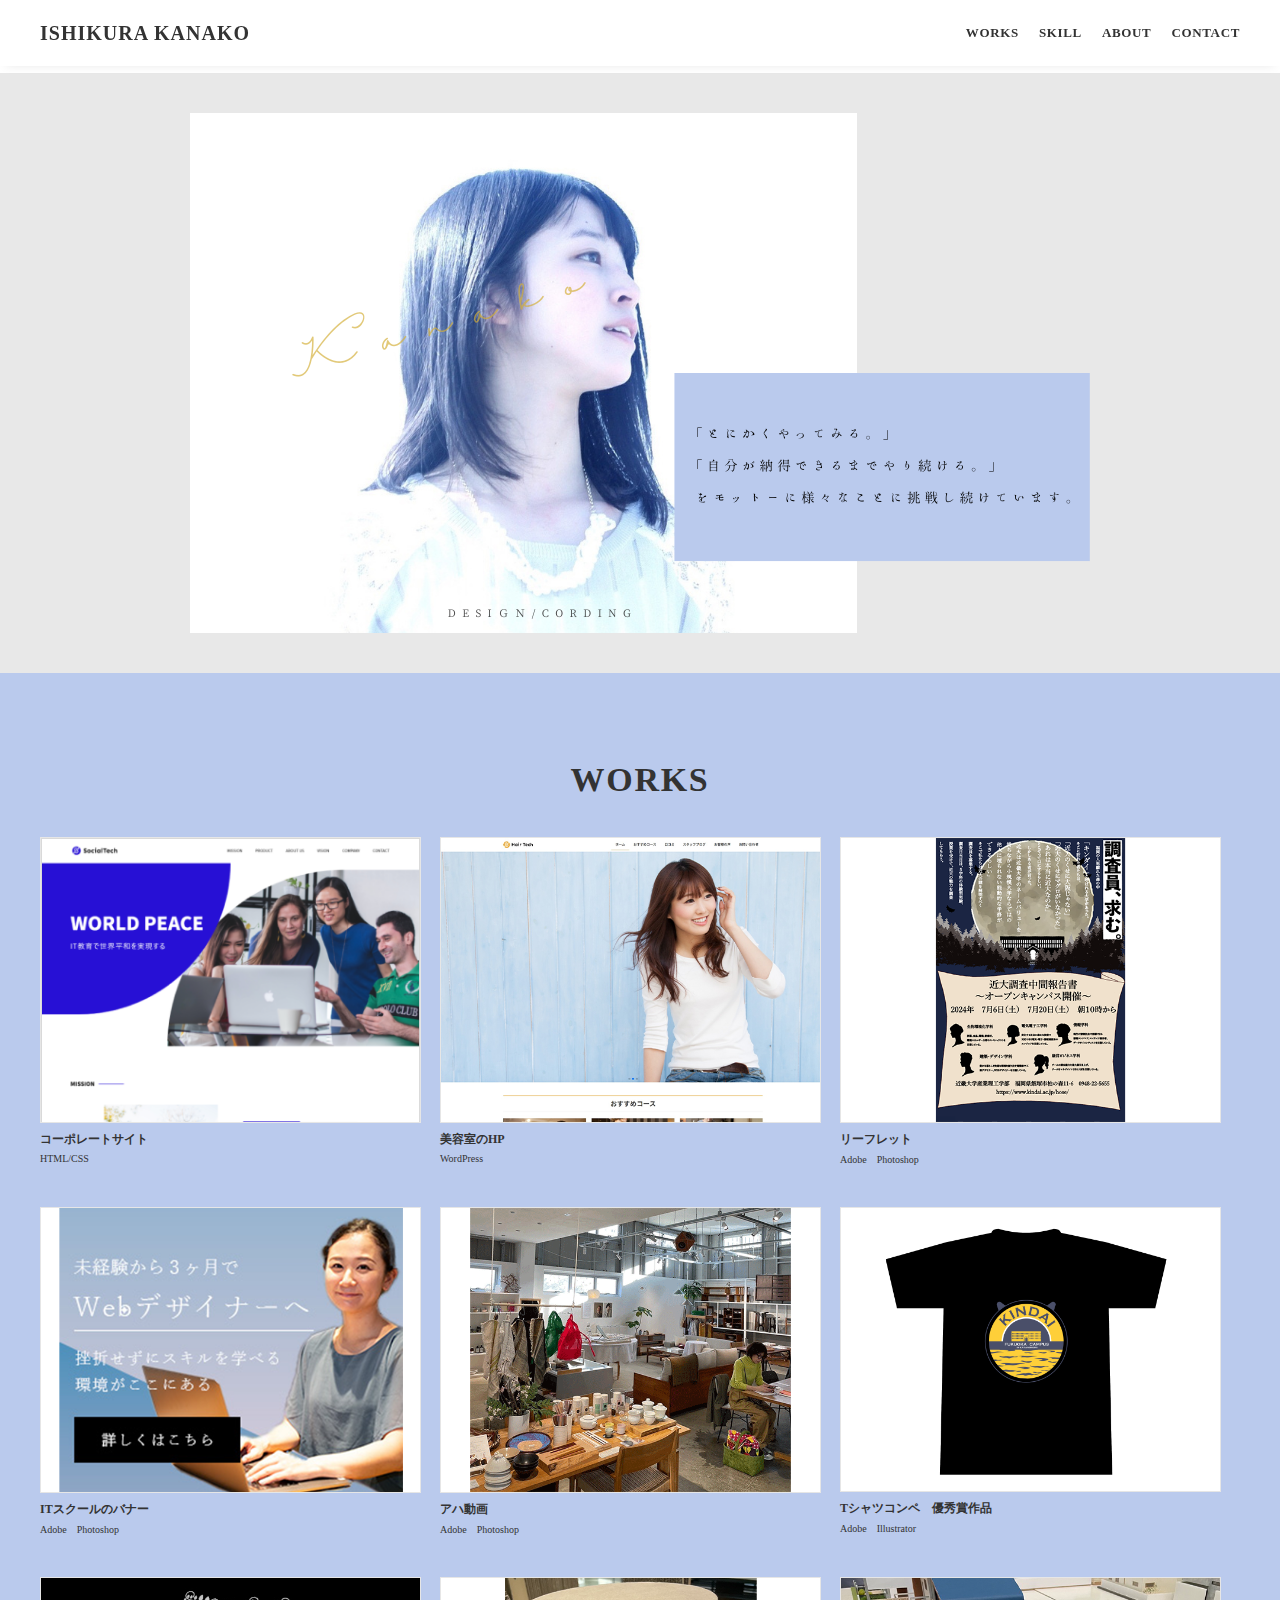
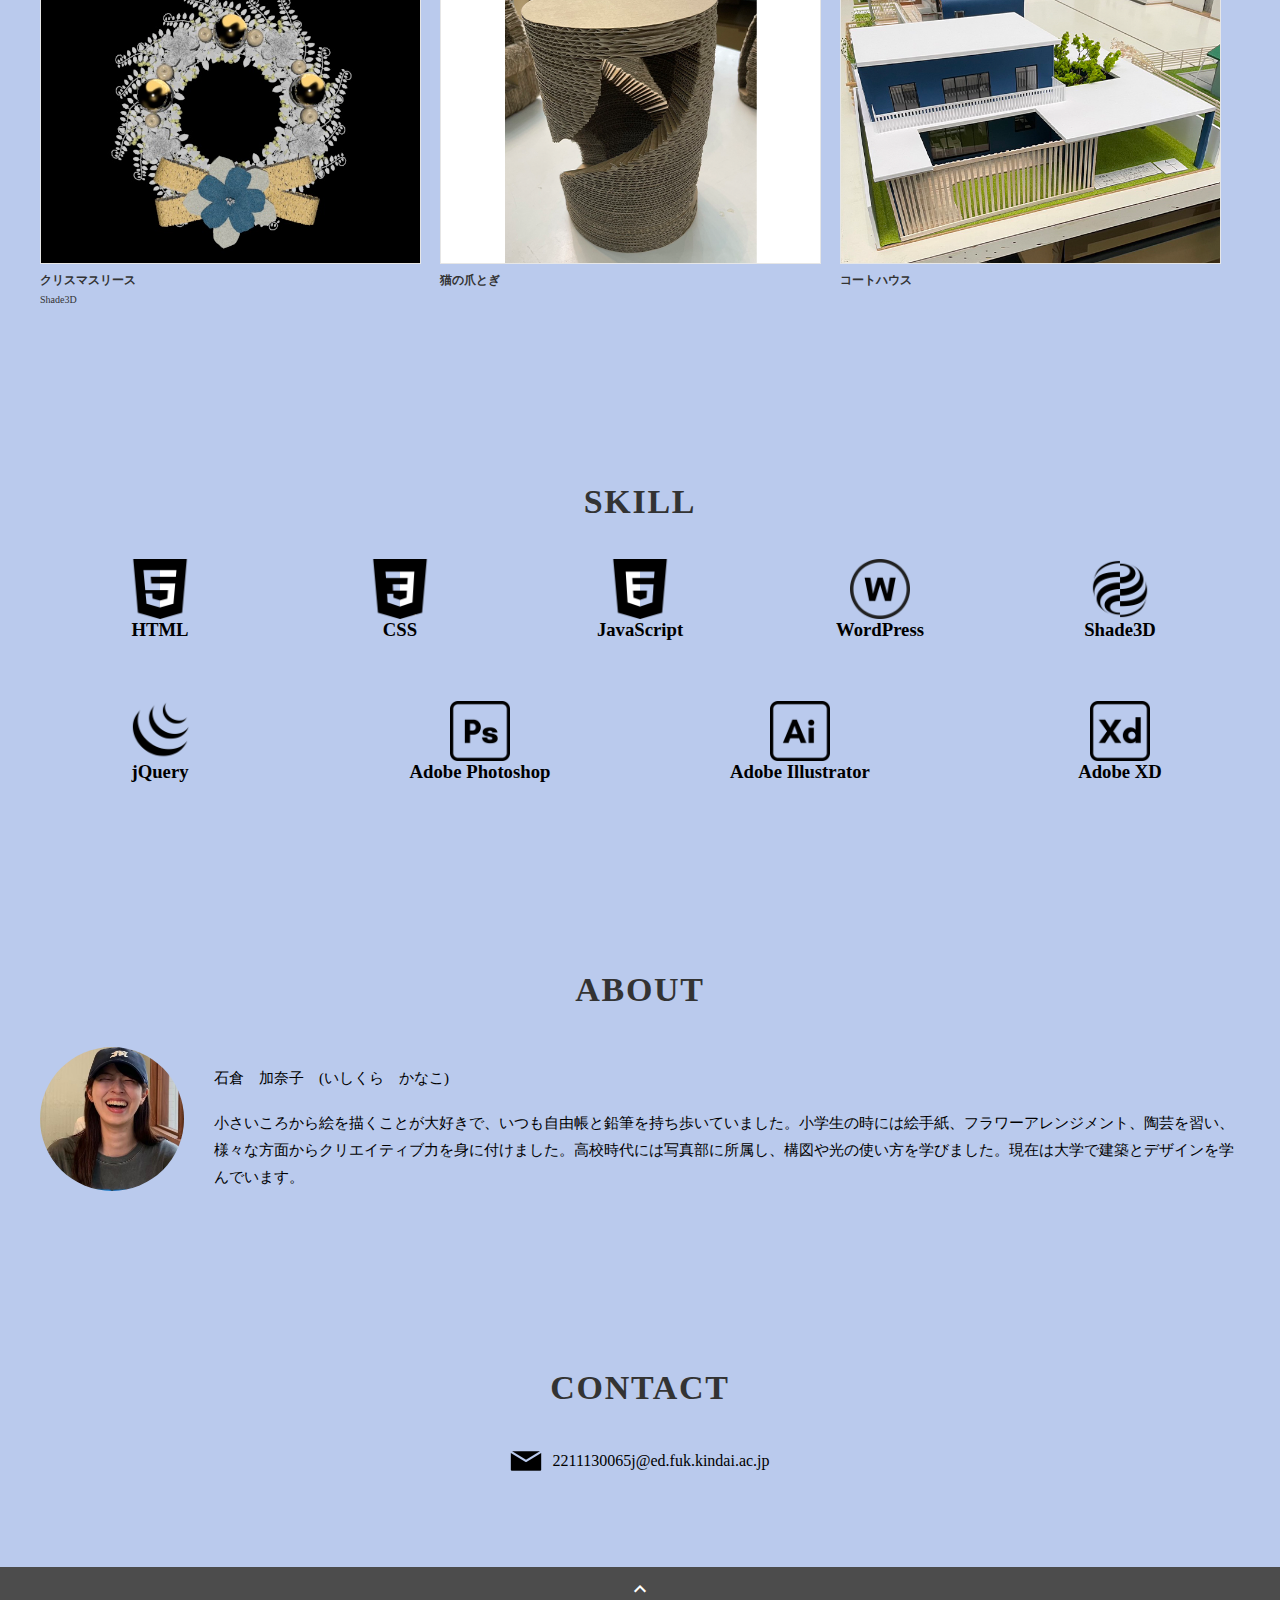
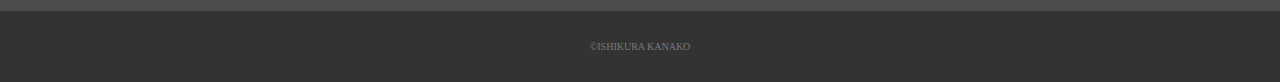
<file: portfolio/index.html>
<!DOCTYPE html>
<html>
  <head>
    <meta charset="utf-8">
  <meta name="viewport" content="width=device-width, initial-scale=1.0, maximum-scale=1.0, minimum-scale=1.0">
  <title>ポートフォリオ</title>
  <link rel="preconnect" href="https://fonts.gstatic.com">
  <link href="https://fonts.googleapis.com/css2?family=Montserrat:wght@400;700&display=swap" rel="stylesheet">
  <link href="https://fonts.googleapis.com/css?family=Material+Icons+Outlined" rel="stylesheet">
  <link href="css/ress.css" media="all" rel="stylesheet" type="text/css" />
  <link href="css/style.css" media="all" rel="stylesheet" type="text/css" />
</head>

<body>
  <div class="wrapper">

    <!-- header -->
    <header class="header ">
      <div class="container">
        <h1 class="header-logo">
          <a href="#">ISHIKURA KANAKO</a>
        </h1>
        <nav class="gnav">
          <ul class="gnav-list">
            <li class="gnav-item"><a href="#works">WORKS</a></li>
            <li class="gnav-item"><a href="#skill">SKILL</a></li>
            <li class="gnav-item"><a href="#about">ABOUT</a></li>
            <li class="gnav-item"><a href="#contact">CONTACT</a></li>
          </ul>
        </nav>
      </div>
    </header>
    <!-- /header -->
    
    <main class="content">
      
      <!-- mv -->
      <div class="mv">
        <div class="mv-container">
          <img src="img/TOP.png" alt="TOP">
        </div>
      </div>
      <!-- /mv -->
    
      
      <!-- works -->
      <section class="works section" id="works">
        <div class="container">
          <h2 class="title">WORKS</h2>
          <div class="works-list">
            <a class="works-item" href="works-1.html">
              <div class="works-img"><img src="img/works/socialtechtop.png" alt="socialtechtop" /></div>
              <p class="works-name">コーポレートサイト</p>
              <p class="works-info">HTML/CSS</p>
            </a>
            <a class="works-item" href="works-2.html">
              <div class="works-img"><img src="img/works/HPtop.png" alt="HPtop" /></div>
              <p class="works-name">美容室のHP</p>
              <p class="works-info">WordPress</p>
            </a>
            <a class="works-item" href="works-3.html">
              <div class="works-img"><img src="img/works/leaflettop.png" alt="leaflettop" /></div>
              <p class="works-name">リーフレット</p>
              <p class="works-info">Adobe　Photoshop</p>
            </a>
            <a class="works-item" href="works-4.html">
              <div class="works-img"><img src="img/works/bannertop.png" alt="bannertop" /></div>
              <p class="works-name">ITスクールのバナー</p>
              <p class="works-info">Adobe　Photoshop</p>
            </a>
            <a class="works-item" href="works-5.html">
              <div class="works-img"><img src="img/works/ahatop.png" alt="ahatop" /></div>
              <p class="works-name">アハ動画</p>
              <p class="works-info">Adobe　Photoshop</p>
            </a>
            <a class="works-item" href="works-6.html">
              <div class="works-img"><img src="img/works/Tshirtstop.png" alt="tshirtstop" /></div>
              <p class="works-name">Tシャツコンペ　優秀賞作品</p>
              <p class="works-info">Adobe　Illustrator</p>
            </a>
            <a class="works-item" href="works-7.html">
              <div class="works-img"><img src="img/works/Xmastop.jpg" alt="xmastop" /></div>
              <p class="works-name">クリスマスリース</p>
              <p class="works-info">Shade3D</p>
            </a>
            <a class="works-item" href="works-8.html">
              <div class="works-img"><img src="img/works/tumetogitop.png" alt="tumetogitop" /></div>
              <p class="works-name">猫の爪とぎ</p>

            </a>
            <a class="works-item" href="works-9.html">
              <div class="works-img"><img src="img/works/housetop.png" alt="housetop" /></div>
              <p class="works-name">コートハウス</p>

            </a>
          </div>
        </div>
      </section>
      <!-- /works -->

      
      <!-- skill -->
      <section class="skill section" id="skill">
        <div class="container">
          <h2 class="title">SKILL</h2>
          <div class="skill-list">
            <div class="skill-item">
              <p class="skill-img"><img src="img/skills/HTML.png" alt="html"></p>
              <div class="skill-body">
                <h3 class="skill-name">HTML</h3>
              </div>
            </div>
            <div class="skill-item">
              <p class="skill-img"><img src="img/skills/CSS.png" alt="css"></p>
              <div class="skill-body">
                <h3 class="skill-name">CSS</h3>
              </div>
            </div>
            <div class="skill-item">
              <p class="skill-img"><img src="img/skills/Js.png" alt="javascript"></p>
              <div class="skill-body">
                <h3 class="skill-name">JavaScript</h3>
              </div>
            </div>
            <div class="skill-item">
              <p class="skill-img"><img src="img/skills/W.png" alt="wordpress"></p>
              <div class="skill-body">
                <h3 class="skill-name">WordPress</h3>
              </div>
            </div>
            <div class="skill-item">
              <p class="skill-img"><img src="img/skills/shade3D.png" alt="shade3D"></p>
              <div class="skill-body">
                <h3 class="skill-name">Shade3D</h3>
              </div>
            </div>
            <div class="skill-item">
              <p class="skill-img"><img src="img/skills/jQuery.png" alt="jquery"></p>
              <div class="skill-body">
                <h3 class="skill-name">jQuery</h3>
              </div>
            </div>
            <div class="skill-item">
              <p class="skill-img"><img src="img/skills/Ps.png" alt="adobephotoshop"></p>
              <div class="skill-body">
                <h3 class="skill-name">Adobe Photoshop</h3>
              </div>
            </div>
            <div class="skill-item">
              <p class="skill-img"><img src="img/skills/Ai.png" alt="adobeillustrator"></p>
              <div class="skill-body">
                <h3 class="skill-name">Adobe Illustrator</h3>
              </div>
            </div>
            <div class="skill-item">
              <p class="skill-img"><img src="img/skills/Xd.png" alt="adobexd"></p>
              <div class="skill-body">
                <h3 class="skill-name">Adobe XD</h3>
              </div>
            </div>
          </div>
        </div>
      </section>
      <!-- /skill -->
      
      
      <!-- about -->
      <section class="about section" id="about">
       <div class="container">
         <h2 class="title">ABOUT</h2>
         <div class="profile">
           <p class="profile-img">
             <img src="img/aboutme.jpg" alt="about">
           </p>
           <div class="profile-body">
             <p>
               石倉　加奈子　(いしくら　かなこ)
             </p>
             <p>
               小さいころから絵を描くことが大好きで、いつも自由帳と鉛筆を持ち歩いていました。小学生の時には絵手紙、フラワーアレンジメント、陶芸を習い、様々な方面からクリエイティブ力を身に付けました。高校時代には写真部に所属し、構図や光の使い方を学びました。現在は大学で建築とデザインを学んでいます。
             </p>
             
           </div>
         </div>
       </div>
     </section>
     <!-- /about -->

      <!-- contact -->
      <section class="contact section" id="contact">
        <div class="container">
          <h2 class="title">CONTACT</h2>
          <div class="contact-list">
            <a href="mailto:2211130065j@ed.fuk.kindai.ac.jp" target="_blank">
              <img src="img/mail.png" alt="mail"> 2211130065j@ed.fuk.kindai.ac.jp
            </a>
          </div>
        </div>
      </section>
      <!-- /contact -->
      <div class="page-top" id="js-page-top">
        <span class="material-icons-outlined">expand_less</span>
      </div>
    </main>

    <!-- footer -->
    <footer class="footer">
      <div class="copyright">&copy;ISHIKURA KANAKO</div>
    </footer>
    <!-- /footer -->

  </div>
  <script src="https://ajax.googleapis.com/ajax/libs/jquery/3.6.0/jquery.min.js"></script>
  <script type='text/javascript' src="js/script.js"></script>
</body>
</html>
</file>
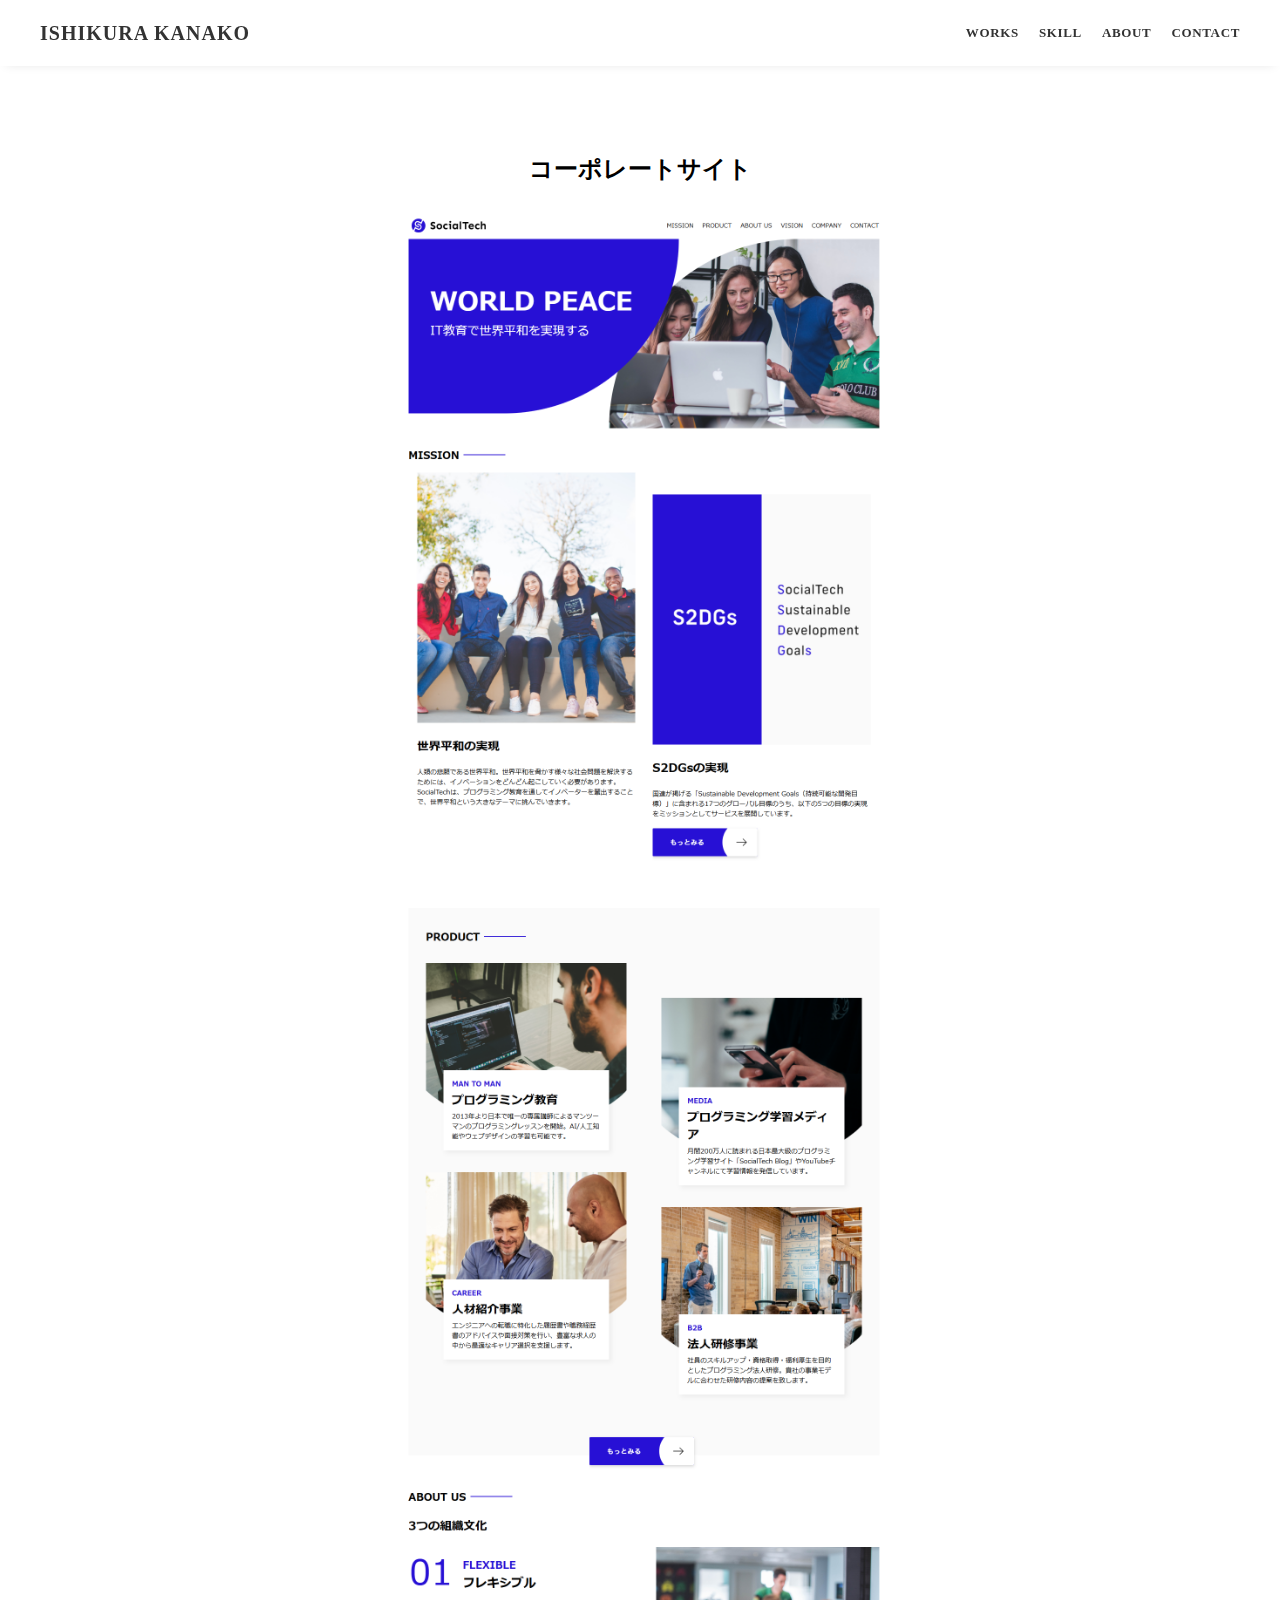
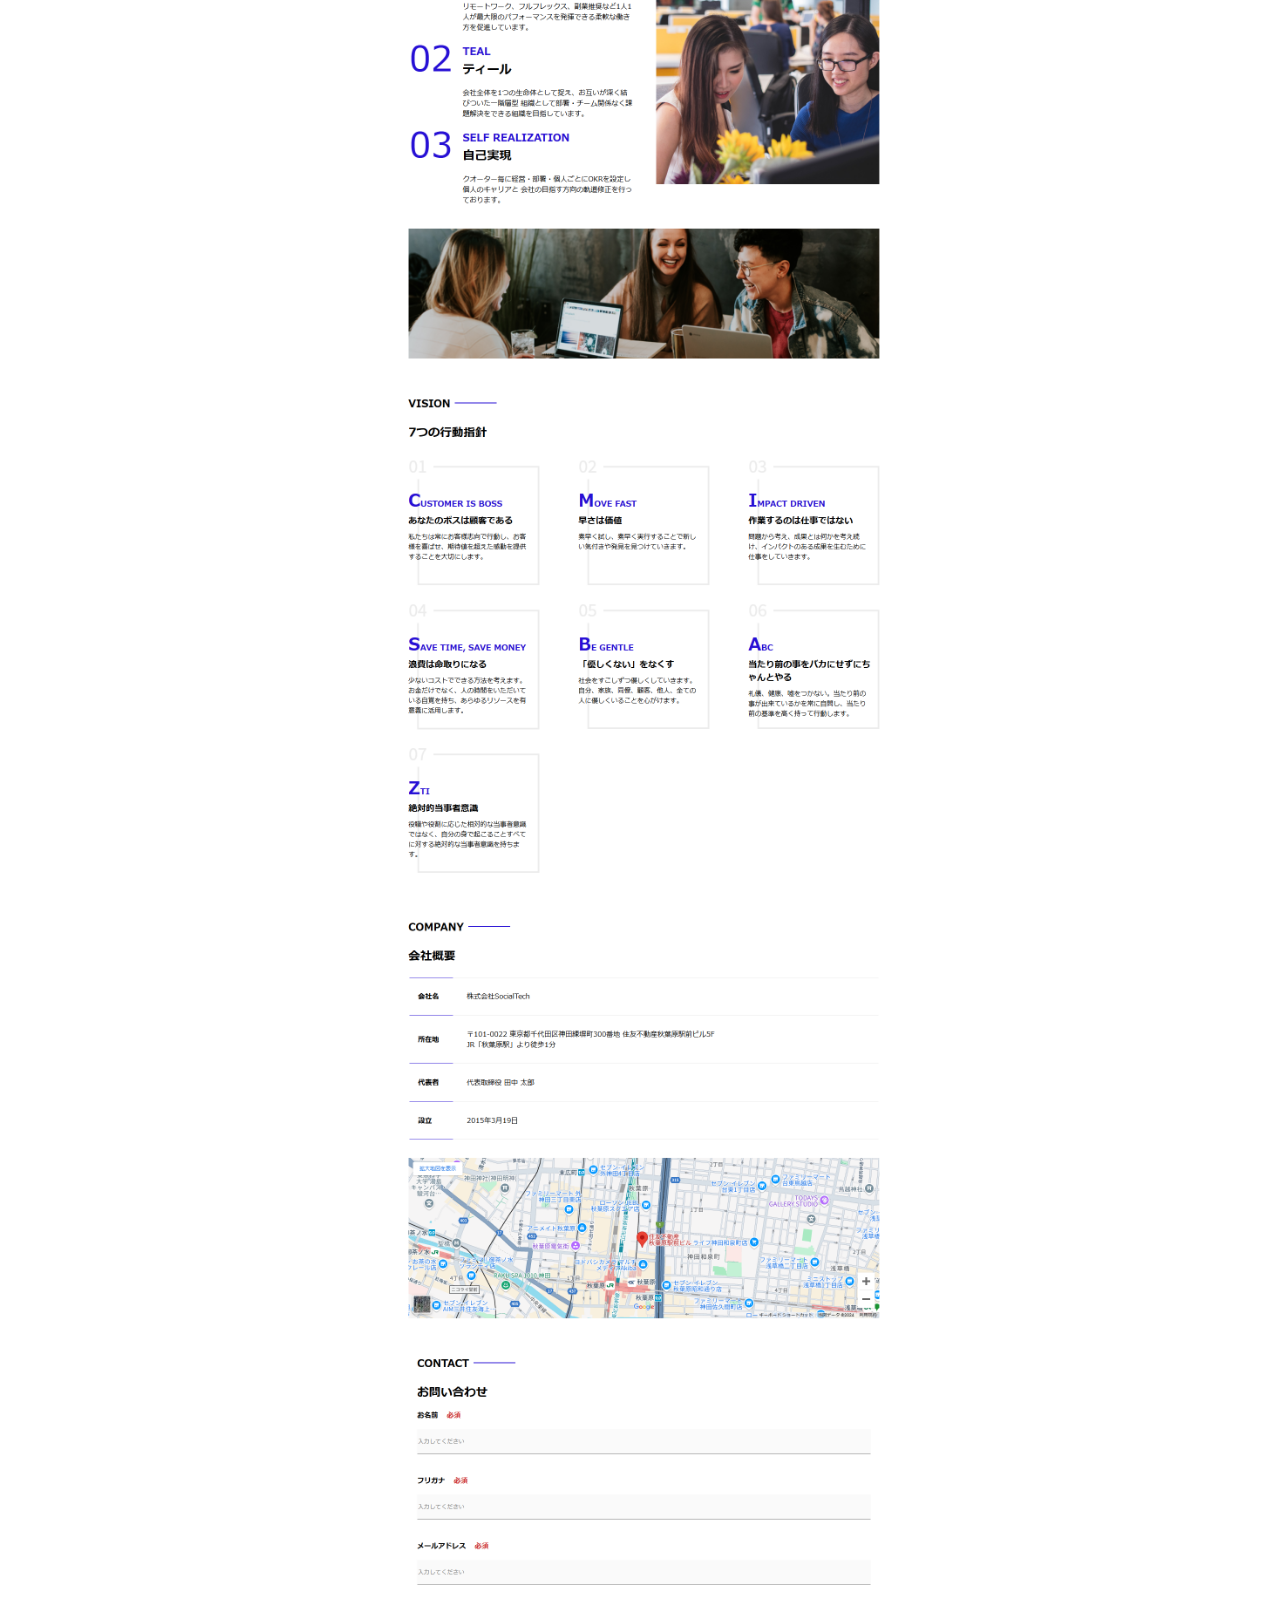
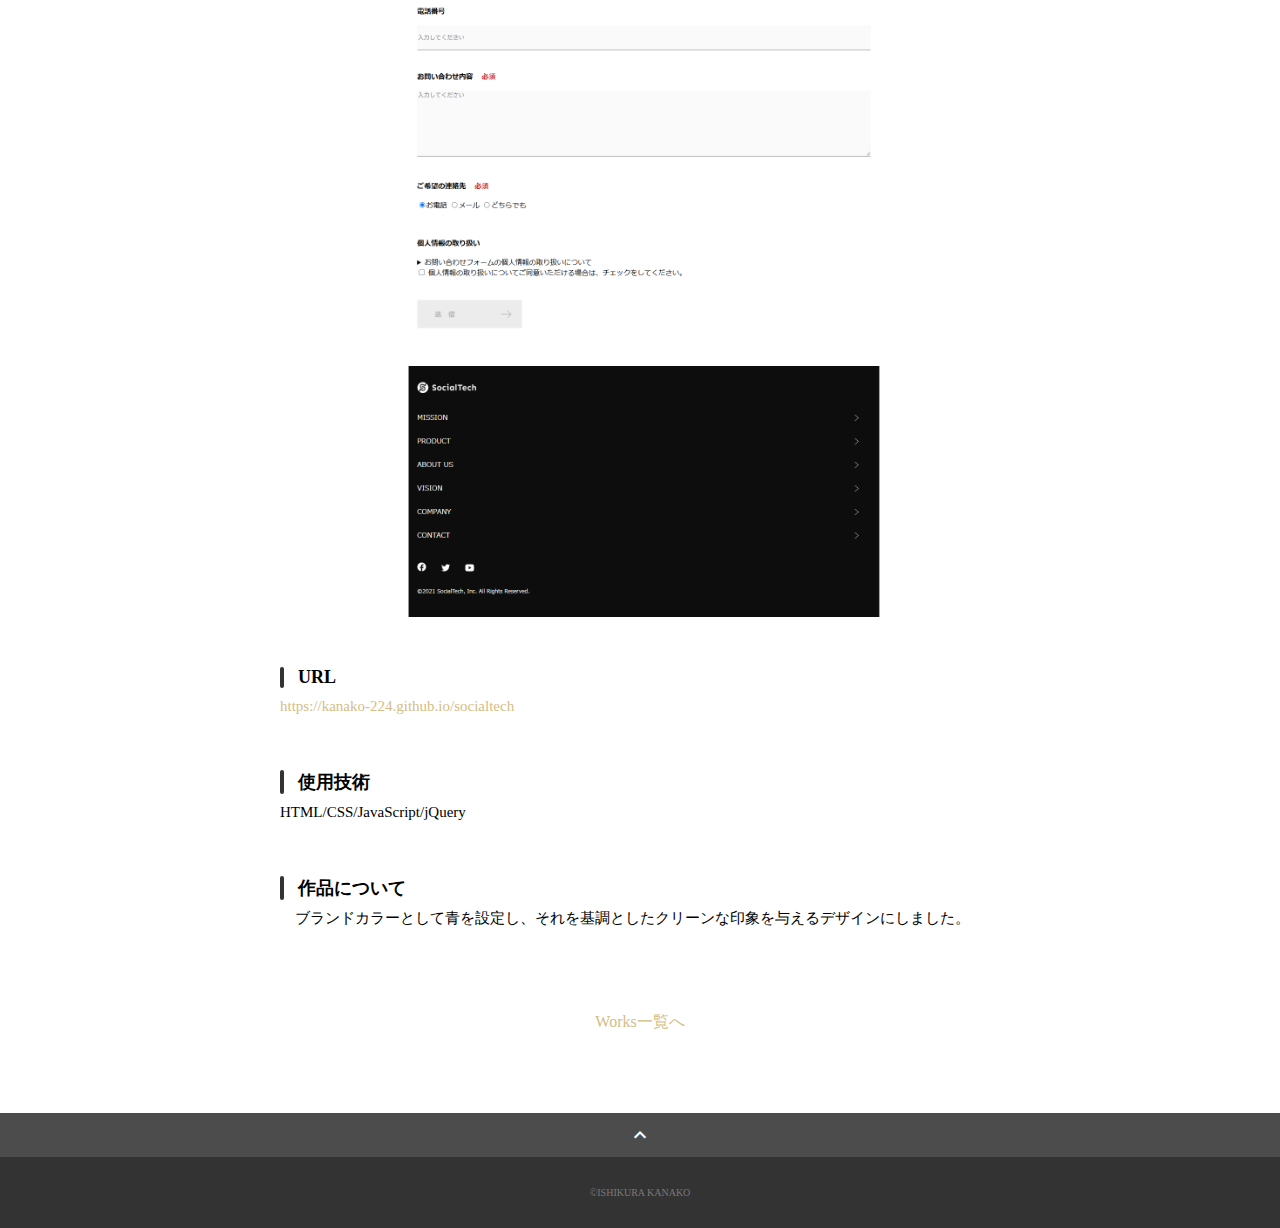
<file: portfolio/works-1.html>
<!DOCTYPE html>
<html>
<head>
  <meta charset="utf-8">
  <meta name="viewport" content="width=device-width, initial-scale=1.0, maximum-scale=1.0, minimum-scale=1.0">
  <title>ポートフォリオ</title>
  <link rel="preconnect" href="https://fonts.gstatic.com">
  <link href="https://fonts.googleapis.com/css2?family=Montserrat:wght@400;700&display=swap" rel="stylesheet">
  <link href="https://fonts.googleapis.com/css?family=Material+Icons+Outlined" rel="stylesheet">
  <link href="css/ress.css" media="all" rel="stylesheet" type="text/css" />
  <link href="css/style.css" media="all" rel="stylesheet" type="text/css" />
</head>

<body>
  <div class="wrapper">

    <!-- header -->
    <header class="header ">
      <div class="container">
        <h1 class="header-logo">
          <a href="index.html">ISHIKURA KANAKO</a>
        </h1>
        <nav class="gnav">
          <ul class="gnav-list">
            <li class="gnav-item"><a href="index.html#works">WORKS</a></li>
            <li class="gnav-item"><a href="index.html#skill">SKILL</a></li>
            <li class="gnav-item"><a href="index.html#about">ABOUT</a></li>
            <li class="gnav-item"><a href="index.html#contact">CONTACT</a></li>
          </ul>
        </nav>
      </div>
    </header>
    <!-- /header -->

    <main class="content">

      <article class="article">
        <div class="article-container">
          <h2 class="article-title">コーポレートサイト</h2>
          <div class="article-body">
            <p>
              <img src="img/works-detail/socialtech.png" alt="socialtech">
            </p>
            <h3>URL</h3>
            <p><a href="https://kanako-224.github.io/socialtech" target="_blank" rel="noopener">https://kanako-224.github.io/socialtech</a></p>
            <h3>使用技術</h3>
            <p>HTML/CSS/JavaScript/jQuery</p>
            <h3>作品について</h3>
            <p>
              　ブランドカラーとして青を設定し、それを基調としたクリーンな印象を与えるデザインにしました。
            </p>
          </div>
          <div class="home-link">
            <a href="index.html#works">Works一覧へ</a>
          </div>
        </div>
      </article>

      <div class="page-top" id="js-page-top">
        <span class="material-icons-outlined">expand_less</span>
      </div>
    </main>

    <!-- footer -->
    <footer class="footer">
      <div class="copyright">&copy;ISHIKURA KANAKO</div>
    </footer>
    <!-- /footer -->

  </div>
  <script src="https://ajax.googleapis.com/ajax/libs/jquery/3.6.0/jquery.min.js"></script>
  <script type='text/javascript' src="js/script.js"></script>
</body>
</html>
</file>
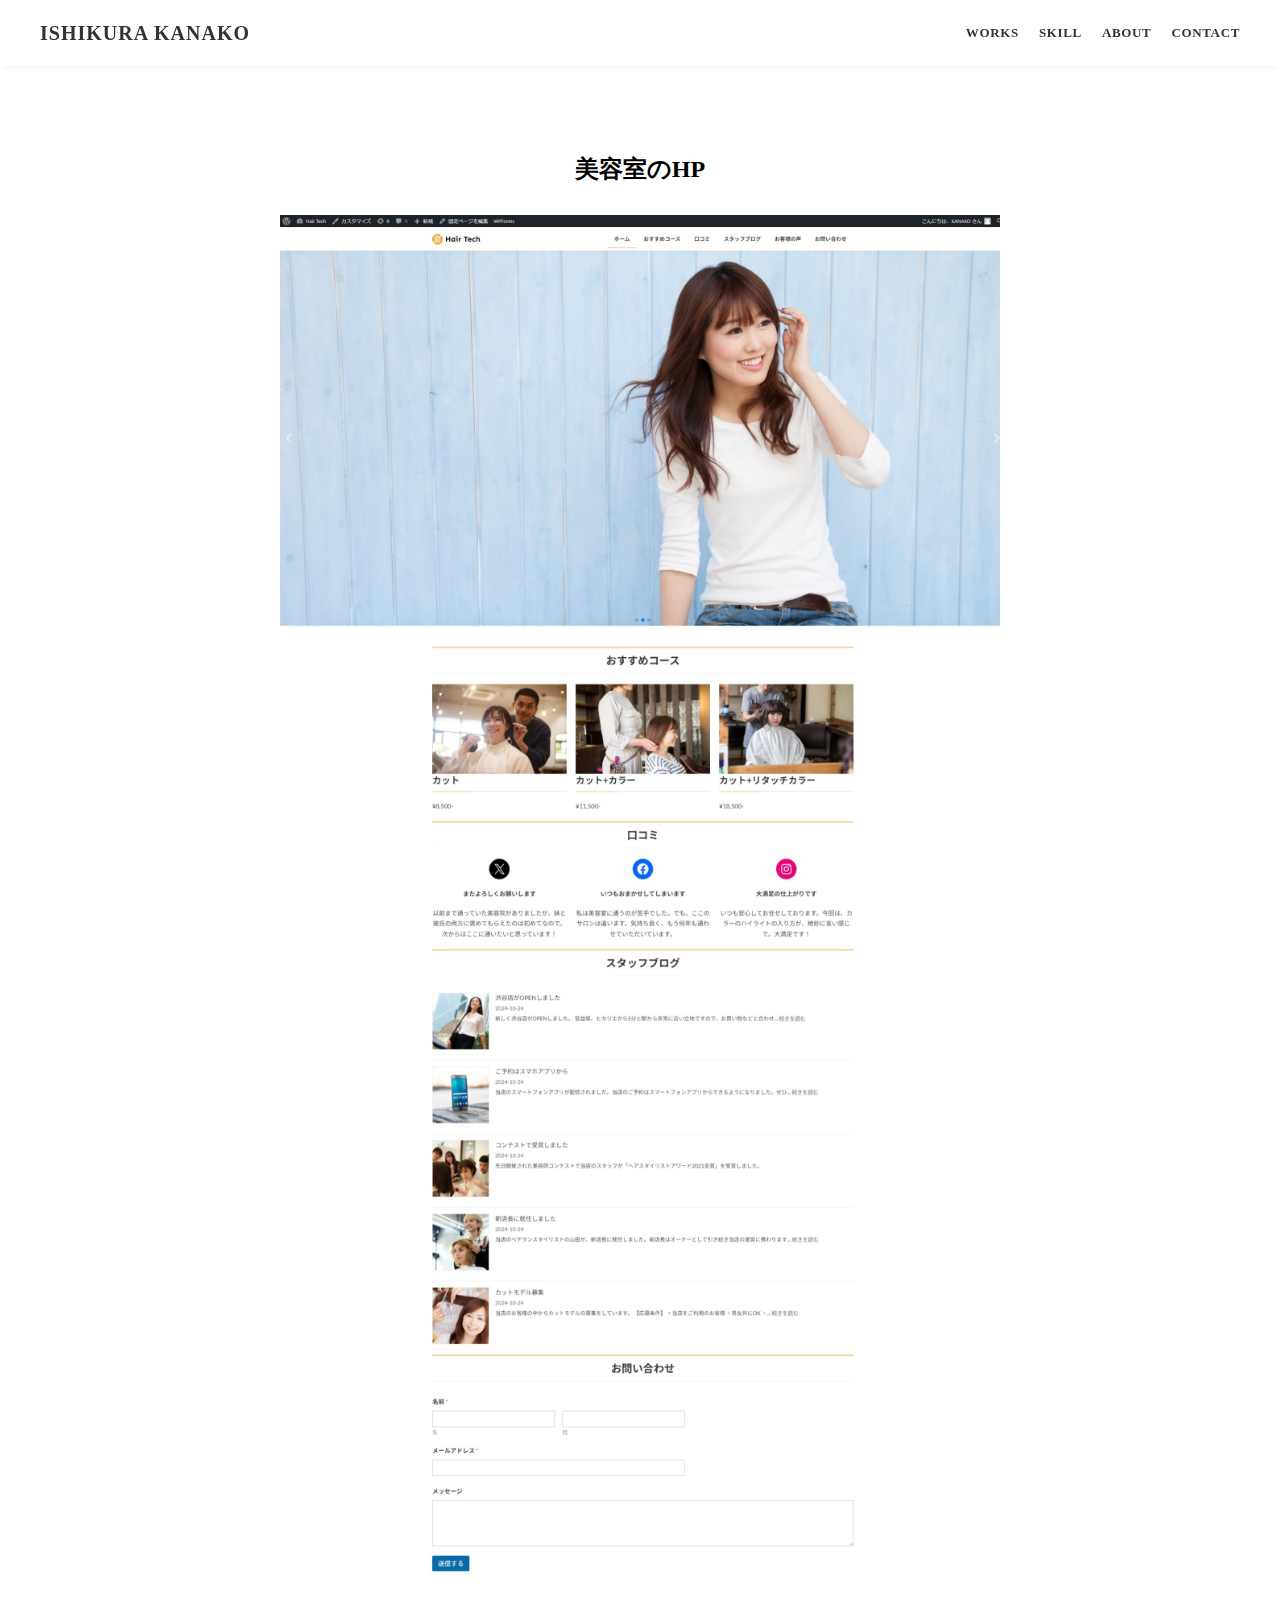
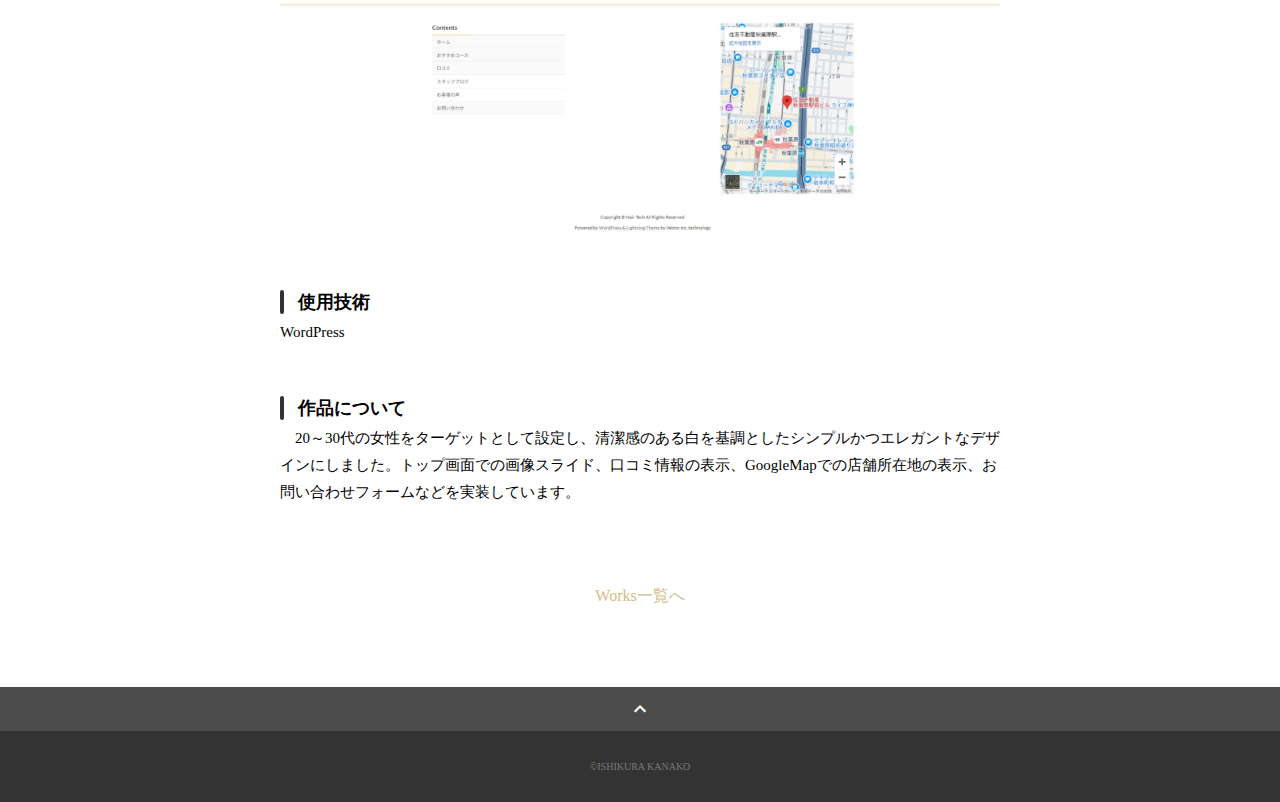
<file: portfolio/works-2.html>
<!DOCTYPE html>
<html>
<head>
  <meta charset="utf-8">
  <meta name="viewport" content="width=device-width, initial-scale=1.0, maximum-scale=1.0, minimum-scale=1.0">
  <title>ポートフォリオ</title>
  <link rel="preconnect" href="https://fonts.gstatic.com">
  <link href="https://fonts.googleapis.com/css2?family=Montserrat:wght@400;700&display=swap" rel="stylesheet">
  <link href="https://fonts.googleapis.com/css?family=Material+Icons+Outlined" rel="stylesheet">
  <link href="css/ress.css" media="all" rel="stylesheet" type="text/css" />
  <link href="css/style.css" media="all" rel="stylesheet" type="text/css" />
</head>

<body>
  <div class="wrapper">

    <!-- header -->
    <header class="header ">
      <div class="container">
        <h1 class="header-logo">
          <a href="index.html">ISHIKURA KANAKO</a>
        </h1>
        <nav class="gnav">
          <ul class="gnav-list">
            <li class="gnav-item"><a href="index.html#works">WORKS</a></li>
            <li class="gnav-item"><a href="index.html#skill">SKILL</a></li>
            <li class="gnav-item"><a href="index.html#about">ABOUT</a></li>
            <li class="gnav-item"><a href="index.html#contact">CONTACT</a></li>
          </ul>
        </nav>
      </div>
    </header>
    <!-- /header -->

    <main class="content">

      <article class="article">
        <div class="article-container">
          <h2 class="article-title">美容室のHP</h2>
          <div class="article-body">
            <p>
              <img src="img/works-detail/HP.jpeg" alt="HP">
            </p>
            <h3>使用技術</h3>
            <p>WordPress</p>
            <h3>作品について</h3>
            <p>
             　20～30代の女性をターゲットとして設定し、清潔感のある白を基調としたシンプルかつエレガントなデザインにしました。トップ画面での画像スライド、口コミ情報の表示、GoogleMapでの店舗所在地の表示、お問い合わせフォームなどを実装しています。
            </p>
          </div>
          <div class="home-link">
            <a href="index.html#works">Works一覧へ</a>
          </div>
        </div>
      </article>

      <div class="page-top" id="js-page-top">
        <span class="material-icons-outlined">expand_less</span>
      </div>
    </main>

    <!-- footer -->
    <footer class="footer">
      <div class="copyright">&copy;ISHIKURA KANAKO</div>
    </footer>
    <!-- /footer -->

  </div>
  <script src="https://ajax.googleapis.com/ajax/libs/jquery/3.6.0/jquery.min.js"></script>
  <script type='text/javascript' src="js/script.js"></script>
</body>
</html>
</file>
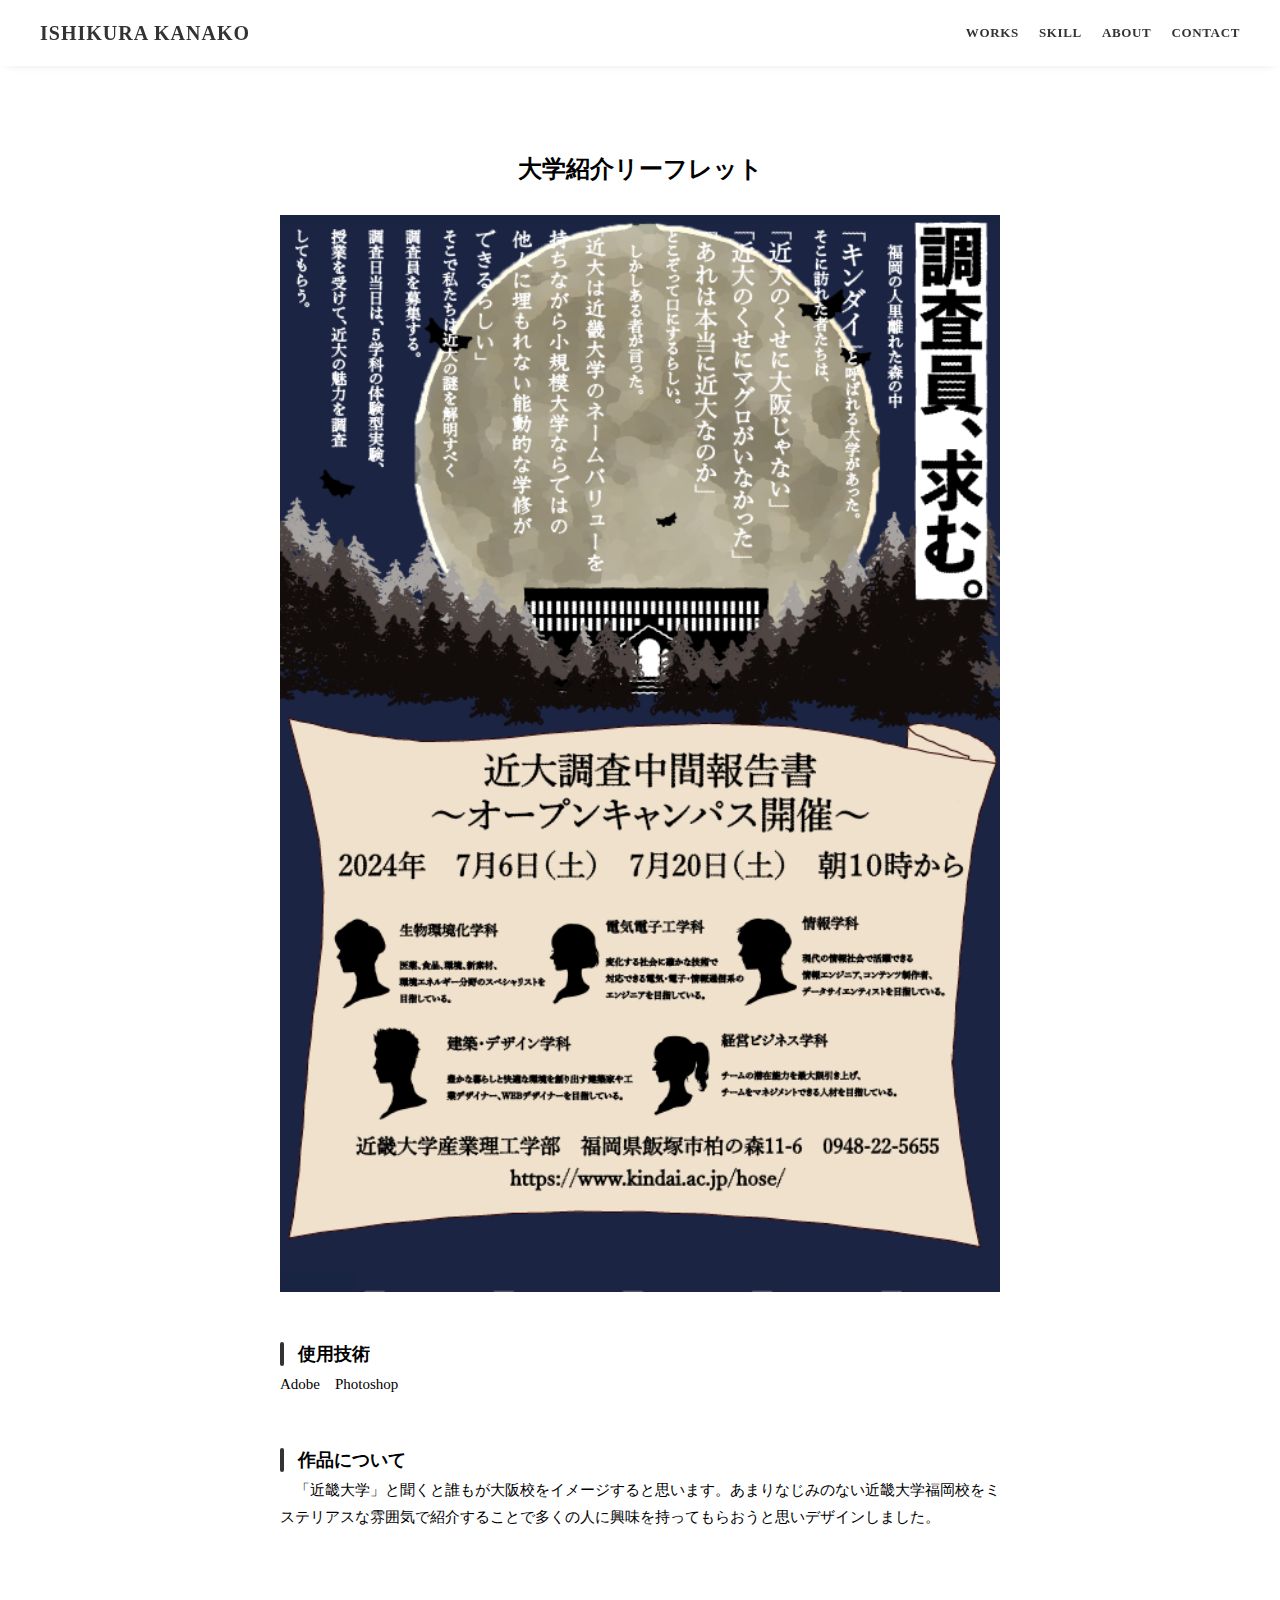
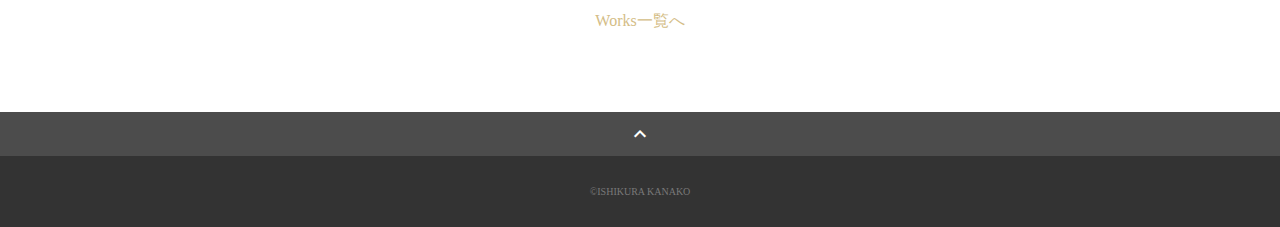
<file: portfolio/works-3.html>
<!DOCTYPE html>
<html>
<head>
  <meta charset="utf-8">
  <meta name="viewport" content="width=device-width, initial-scale=1.0, maximum-scale=1.0, minimum-scale=1.0">
  <title>ポートフォリオ</title>
  <link rel="preconnect" href="https://fonts.gstatic.com">
  <link href="https://fonts.googleapis.com/css2?family=Montserrat:wght@400;700&display=swap" rel="stylesheet">
  <link href="https://fonts.googleapis.com/css?family=Material+Icons+Outlined" rel="stylesheet">
  <link href="css/ress.css" media="all" rel="stylesheet" type="text/css" />
  <link href="css/style.css" media="all" rel="stylesheet" type="text/css" />
</head>

<body>
  <div class="wrapper">

    <!-- header -->
    <header class="header ">
      <div class="container">
        <h1 class="header-logo">
          <a href="index.html">ISHIKURA KANAKO</a>
        </h1>
        <nav class="gnav">
          <ul class="gnav-list">
            <li class="gnav-item"><a href="index.html#works">WORKS</a></li>
            <li class="gnav-item"><a href="index.html#skill">SKILL</a></li>
            <li class="gnav-item"><a href="index.html#about">ABOUT</a></li>
            <li class="gnav-item"><a href="index.html#contact">CONTACT</a></li>
          </ul>
        </nav>
      </div>
    </header>
    <!-- /header -->

    <main class="content">

      <article class="article">
        <div class="article-container">
          <h2 class="article-title">大学紹介リーフレット</h2>
          <div class="article-body">
            <p>
              <img src="img/works-detail/leaflet.png" alt="leaflet">
            </p>
            <h3>使用技術</h3>
            <p>Adobe　Photoshop</p>
            <h3>作品について</h3>
            <p>
            　「近畿大学」と聞くと誰もが大阪校をイメージすると思います。あまりなじみのない近畿大学福岡校をミステリアスな雰囲気で紹介することで多くの人に興味を持ってもらおうと思いデザインしました。
            </p>
          </div>
          <div class="home-link">
            <a href="index.html#works">Works一覧へ</a>
          </div>
        </div>
      </article>

      <div class="page-top" id="js-page-top">
        <span class="material-icons-outlined">expand_less</span>
      </div>
    </main>

    <!-- footer -->
    <footer class="footer">
      <div class="copyright">&copy;ISHIKURA KANAKO</div>
    </footer>
    <!-- /footer -->

  </div>
  <script src="https://ajax.googleapis.com/ajax/libs/jquery/3.6.0/jquery.min.js"></script>
  <script type='text/javascript' src="js/script.js"></script>
</body>
</html>
</file>
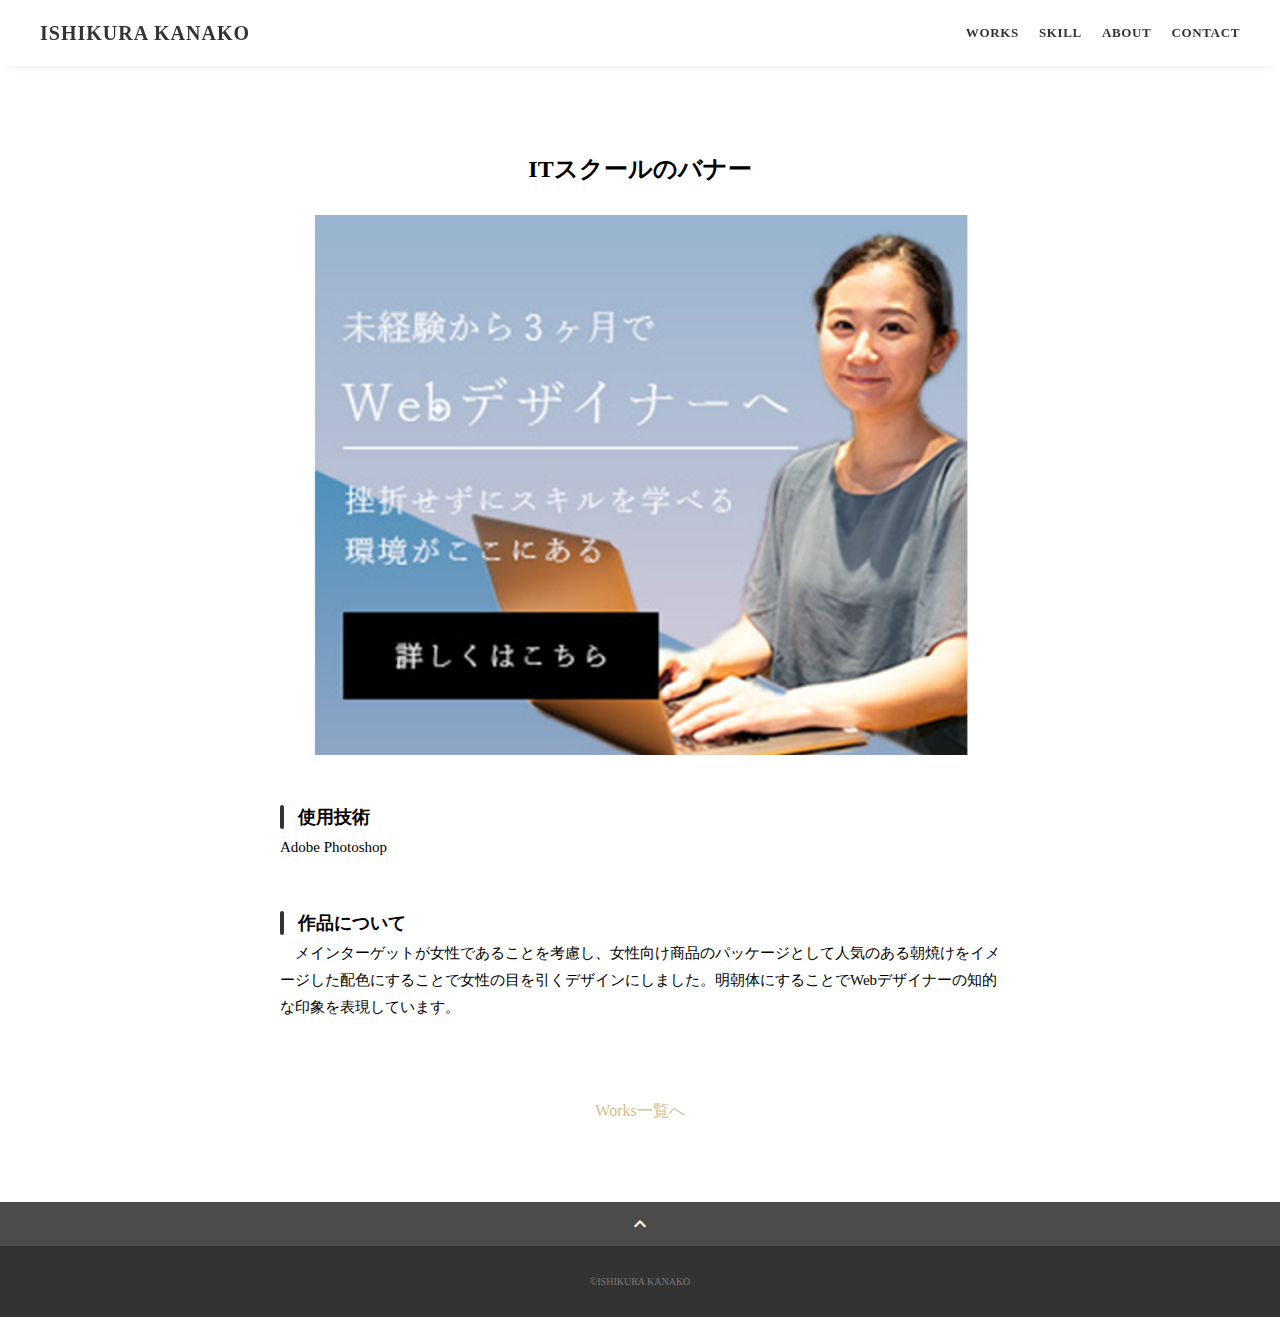
<file: portfolio/works-4.html>
<!DOCTYPE html>
<html>
<head>
  <meta charset="utf-8">
  <meta name="viewport" content="width=device-width, initial-scale=1.0, maximum-scale=1.0, minimum-scale=1.0">
  <title>ポートフォリオ</title>
  <link rel="preconnect" href="https://fonts.gstatic.com">
  <link href="https://fonts.googleapis.com/css2?family=Montserrat:wght@400;700&display=swap" rel="stylesheet">
  <link href="https://fonts.googleapis.com/css?family=Material+Icons+Outlined" rel="stylesheet">
  <link href="css/ress.css" media="all" rel="stylesheet" type="text/css" />
  <link href="css/style.css" media="all" rel="stylesheet" type="text/css" />
</head>

<body>
  <div class="wrapper">

    <!-- header -->
    <header class="header ">
      <div class="container">
        <h1 class="header-logo">
          <a href="index.html">ISHIKURA KANAKO</a>
        </h1>
        <nav class="gnav">
          <ul class="gnav-list">
            <li class="gnav-item"><a href="index.html#works">WORKS</a></li>
            <li class="gnav-item"><a href="index.html#skill">SKILL</a></li>
            <li class="gnav-item"><a href="index.html#about">ABOUT</a></li>
            <li class="gnav-item"><a href="index.html#contact">CONTACT</a></li>
          </ul>
        </nav>
      </div>
    </header>
    <!-- /header -->

    <main class="content">

      <article class="article">
        <div class="article-container">
          <h2 class="article-title">ITスクールのバナー</h2>
          <div class="article-body">
            <p style="text-align: center;">
              <img src="img/works-detail/banner.png" alt="banner">
            </p>
            <h3>使用技術</h3>
            <p>Adobe Photoshop</p>
            <h3>作品について</h3>
            <p>
              　メインターゲットが女性であることを考慮し、女性向け商品のパッケージとして人気のある朝焼けをイメージした配色にすることで女性の目を引くデザインにしました。明朝体にすることでWebデザイナーの知的な印象を表現しています。
            </p>
          </div>
          <div class="home-link">
            <a href="index.html#works">Works一覧へ</a>
          </div>
        </div>
      </article>

      <div class="page-top" id="js-page-top">
        <span class="material-icons-outlined">expand_less</span>
      </div>
    </main>

    <!-- footer -->
    <footer class="footer">
      <div class="copyright">&copy;ISHIKURA KANAKO</div>
    </footer>
    <!-- /footer -->

  </div>
  <script src="https://ajax.googleapis.com/ajax/libs/jquery/3.6.0/jquery.min.js"></script>
  <script type='text/javascript' src="js/script.js"></script>
</body>
</html>
</file>
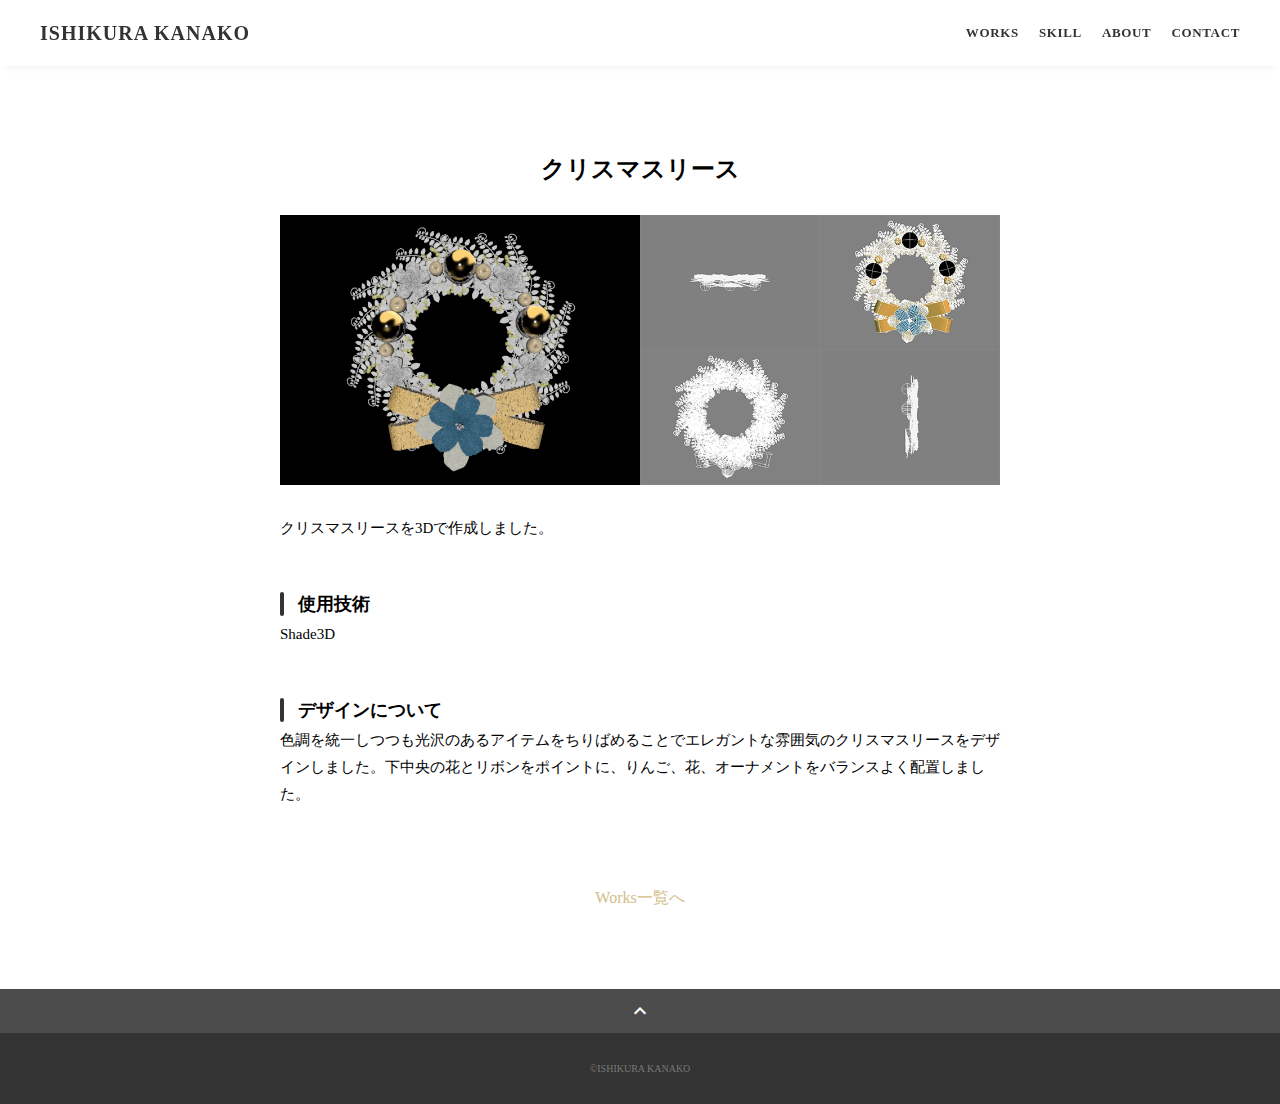
<file: portfolio/works-5.html>
<!DOCTYPE html>
<html>
<head>
  <meta charset="utf-8">
  <meta name="viewport" content="width=device-width, initial-scale=1.0, maximum-scale=1.0, minimum-scale=1.0">
  <title>SAMURAI ポートフォリオ</title>
  <link rel="preconnect" href="https://fonts.gstatic.com">
  <link href="https://fonts.googleapis.com/css2?family=Montserrat:wght@400;700&display=swap" rel="stylesheet">
  <link href="https://fonts.googleapis.com/css?family=Material+Icons+Outlined" rel="stylesheet">
  <link href="css/ress.css" media="all" rel="stylesheet" type="text/css" />
  <link href="css/style.css" media="all" rel="stylesheet" type="text/css" />
</head>

<body>
  <div class="wrapper">

    <!-- header -->
    <header class="header ">
      <div class="container">
        <h1 class="header-logo">
          <a href="index.html">ISHIKURA KANAKO</a>
        </h1>
        <nav class="gnav">
          <ul class="gnav-list">
            <li class="gnav-item"><a href="index.html#works">WORKS</a></li>
            <li class="gnav-item"><a href="index.html#skill">SKILL</a></li>
            <li class="gnav-item"><a href="index.html#about">ABOUT</a></li>
            <li class="gnav-item"><a href="index.html#contact">CONTACT</a></li>
          </ul>
        </nav>
      </div>
    </header>
    <!-- /header -->

    <main class="content">

      <article class="article">
        <div class="article-container">
          <h2 class="article-title">クリスマスリース</h2>
          <div class="article-body">
            <p>
              <img src="img/works-detail/Xmaswreath.png" alt="クリスマスリース">
            </p>
            <p>クリスマスリースを3Dで作成しました。</p>
            <h3>使用技術</h3>
            <p>Shade3D</p>
            <h3>デザインについて</h3>
            <p>
             色調を統一しつつも光沢のあるアイテムをちりばめることでエレガントな雰囲気のクリスマスリースをデザインしました。下中央の花とリボンをポイントに、りんご、花、オーナメントをバランスよく配置しました。
            </p>
          </div>
          <div class="home-link">
            <a href="index.html#works">Works一覧へ</a>
          </div>
        </div>
      </article>

      <div class="page-top" id="js-page-top">
        <span class="material-icons-outlined">expand_less</span>
      </div>
    </main>

    <!-- footer -->
    <footer class="footer">
      <div class="copyright">&copy;ISHIKURA KANAKO</div>
    </footer>
    <!-- /footer -->

  </div>
  <script src="https://ajax.googleapis.com/ajax/libs/jquery/3.6.0/jquery.min.js"></script>
  <script type='text/javascript' src="js/script.js"></script>
</body>
</html>
</file>
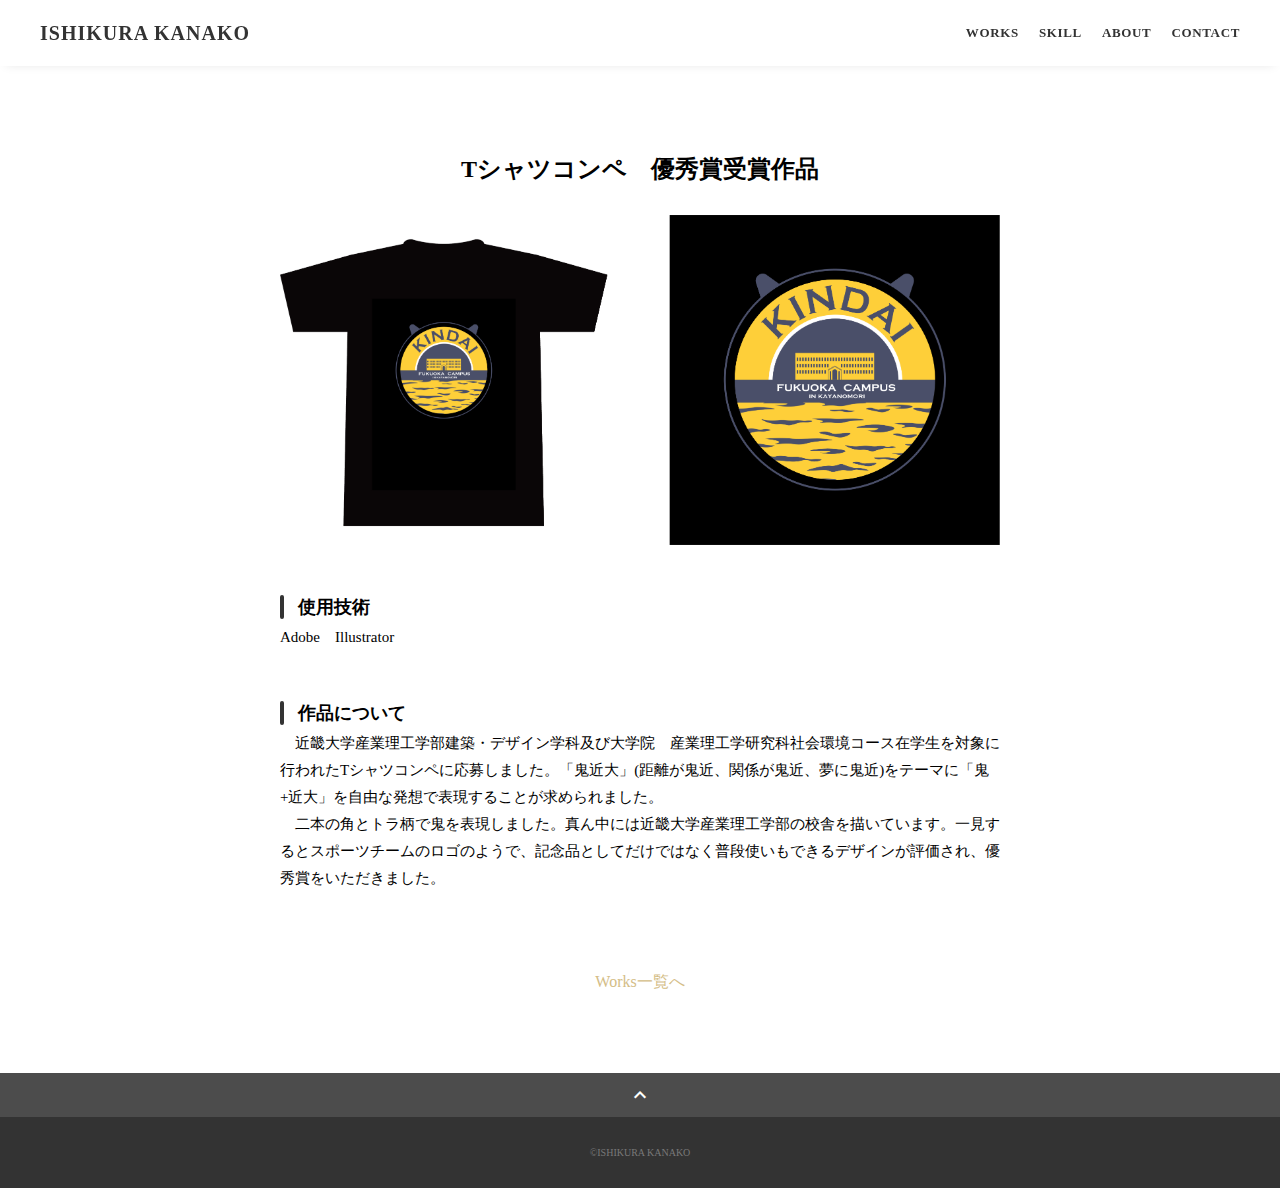
<file: portfolio/works-6.html>
<!DOCTYPE html>
<html>
<head>
  <meta charset="utf-8">
  <meta name="viewport" content="width=device-width, initial-scale=1.0, maximum-scale=1.0, minimum-scale=1.0">
  <title>ポートフォリオ</title>
  <link rel="preconnect" href="https://fonts.gstatic.com">
  <link href="https://fonts.googleapis.com/css2?family=Montserrat:wght@400;700&display=swap" rel="stylesheet">
  <link href="https://fonts.googleapis.com/css?family=Material+Icons+Outlined" rel="stylesheet">
  <link href="css/ress.css" media="all" rel="stylesheet" type="text/css" />
  <link href="css/style.css" media="all" rel="stylesheet" type="text/css" />
</head>

<body>
  <div class="wrapper">

    <!-- header -->
    <header class="header ">
      <div class="container">
        <h1 class="header-logo">
          <a href="index.html">ISHIKURA KANAKO</a>
        </h1>
        <nav class="gnav">
          <ul class="gnav-list">
            <li class="gnav-item"><a href="index.html#works">WORKS</a></li>
            <li class="gnav-item"><a href="index.html#skill">SKILL</a></li>
            <li class="gnav-item"><a href="index.html#about">ABOUT</a></li>
            <li class="gnav-item"><a href="index.html#contact">CONTACT</a></li>
          </ul>
        </nav>
      </div>
    </header>
    <!-- /header -->

    <main class="content">

      <article class="article">
        <div class="article-container">
          <h2 class="article-title">Tシャツコンペ　優秀賞受賞作品</h2>
          <div class="article-body">
            <p>
              <img src="img/works-detail/Tsirt.png" alt="Tshits">
            </p>
            <h3>使用技術</h3>
            <p>Adobe　Illustrator</p>
            <h3>作品について</h3>
            <p>
              　近畿大学産業理工学部建築・デザイン学科及び大学院　産業理工学研究科社会環境コース在学生を対象に行われたTシャツコンペに応募しました。「鬼近大」(距離が鬼近、関係が鬼近、夢に鬼近)をテーマに「鬼+近大」を自由な発想で表現することが求められました。<br>
              　二本の角とトラ柄で鬼を表現しました。真ん中には近畿大学産業理工学部の校舎を描いています。一見するとスポーツチームのロゴのようで、記念品としてだけではなく普段使いもできるデザインが評価され、優秀賞をいただきました。
            </p>
          </div>
          <div class="home-link">
            <a href="index.html#works">Works一覧へ</a>
          </div>
        </div>
      </article>

      <div class="page-top" id="js-page-top">
        <span class="material-icons-outlined">expand_less</span>
      </div>
    </main>

    <!-- footer -->
    <footer class="footer">
      <div class="copyright">&copy;ISHIKURA KANAKO</div>
    </footer>
    <!-- /footer -->

  </div>
  <script src="https://ajax.googleapis.com/ajax/libs/jquery/3.6.0/jquery.min.js"></script>
  <script type='text/javascript' src="js/script.js"></script>
</body>
</html>
</file>
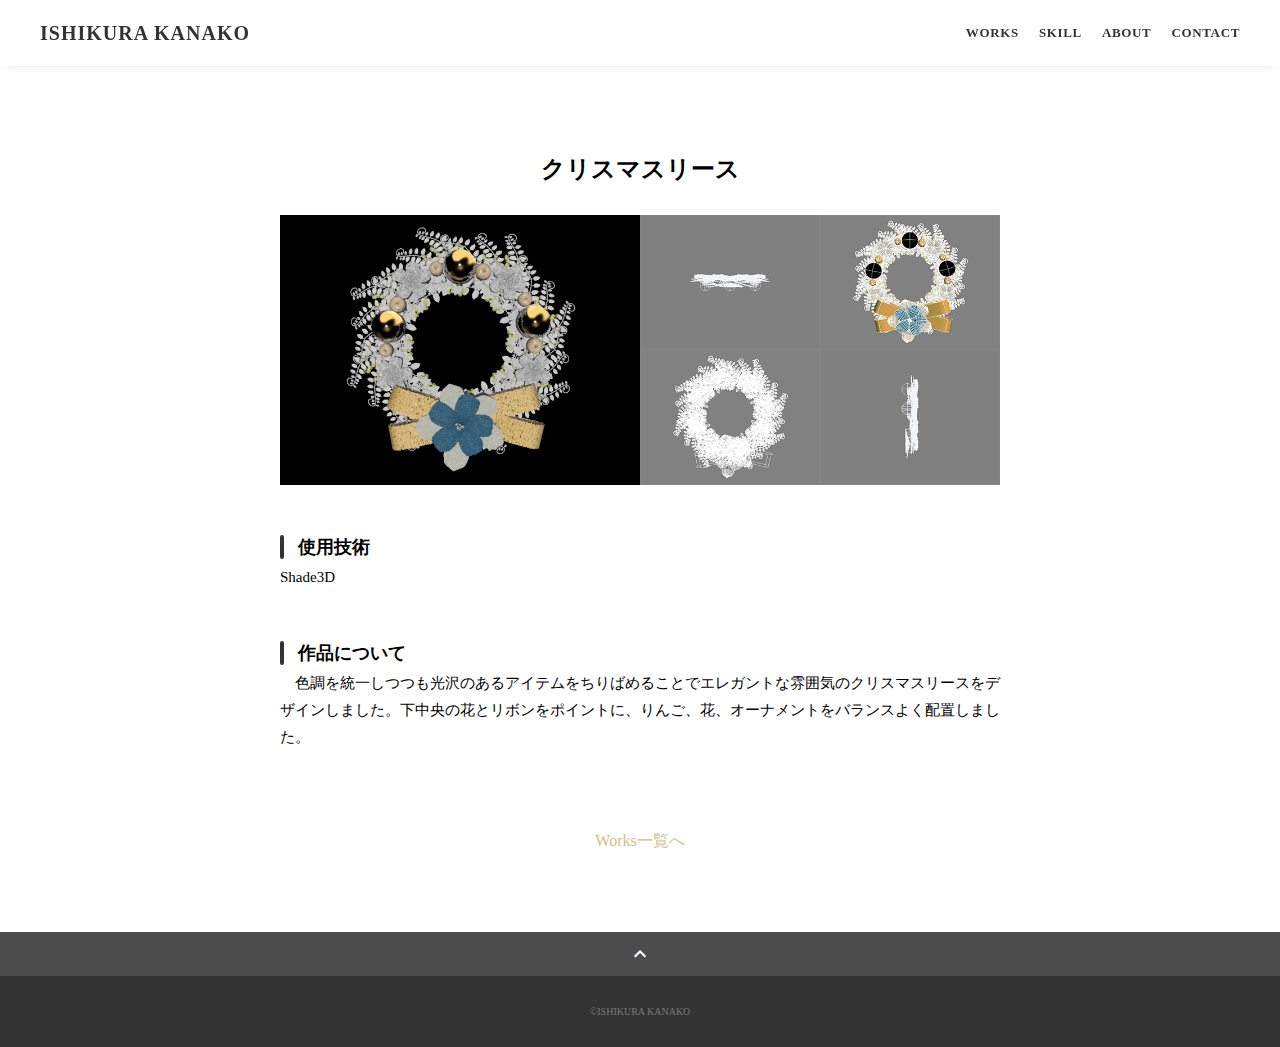
<file: portfolio/works-7.html>
<!DOCTYPE html>
<html>
<head>
  <meta charset="utf-8">
  <meta name="viewport" content="width=device-width, initial-scale=1.0, maximum-scale=1.0, minimum-scale=1.0">
  <title>ポートフォリオ</title>
  <link rel="preconnect" href="https://fonts.gstatic.com">
  <link href="https://fonts.googleapis.com/css2?family=Montserrat:wght@400;700&display=swap" rel="stylesheet">
  <link href="https://fonts.googleapis.com/css?family=Material+Icons+Outlined" rel="stylesheet">
  <link href="css/ress.css" media="all" rel="stylesheet" type="text/css" />
  <link href="css/style.css" media="all" rel="stylesheet" type="text/css" />
</head>

<body>
  <div class="wrapper">

    <!-- header -->
    <header class="header ">
      <div class="container">
        <h1 class="header-logo">
          <a href="index.html">ISHIKURA KANAKO</a>
        </h1>
        <nav class="gnav">
          <ul class="gnav-list">
            <li class="gnav-item"><a href="index.html#works">WORKS</a></li>
            <li class="gnav-item"><a href="index.html#skill">SKILL</a></li>
            <li class="gnav-item"><a href="index.html#about">ABOUT</a></li>
            <li class="gnav-item"><a href="index.html#contact">CONTACT</a></li>
          </ul>
        </nav>
      </div>
    </header>
    <!-- /header -->

    <main class="content">

      <article class="article">
        <div class="article-container">
          <h2 class="article-title">クリスマスリース</h2>
          <div class="article-body">
            <p>
              <img src="img/works-detail/Xmaswreath.png" alt="Xmaswreath">
            </p>
            <h3>使用技術</h3>
            <p>Shade3D</p>
            <h3>作品について</h3>
            <p>
             　色調を統一しつつも光沢のあるアイテムをちりばめることでエレガントな雰囲気のクリスマスリースをデザインしました。下中央の花とリボンをポイントに、りんご、花、オーナメントをバランスよく配置しました。
            </p>
          </div>
          <div class="home-link">
            <a href="index.html#works">Works一覧へ</a>
          </div>
        </div>
      </article>

      <div class="page-top" id="js-page-top">
        <span class="material-icons-outlined">expand_less</span>
      </div>
    </main>

    <!-- footer -->
    <footer class="footer">
      <div class="copyright">&copy;ISHIKURA KANAKO</div>
    </footer>
    <!-- /footer -->

  </div>
  <script src="https://ajax.googleapis.com/ajax/libs/jquery/3.6.0/jquery.min.js"></script>
  <script type='text/javascript' src="js/script.js"></script>
</body>
</html>
</file>
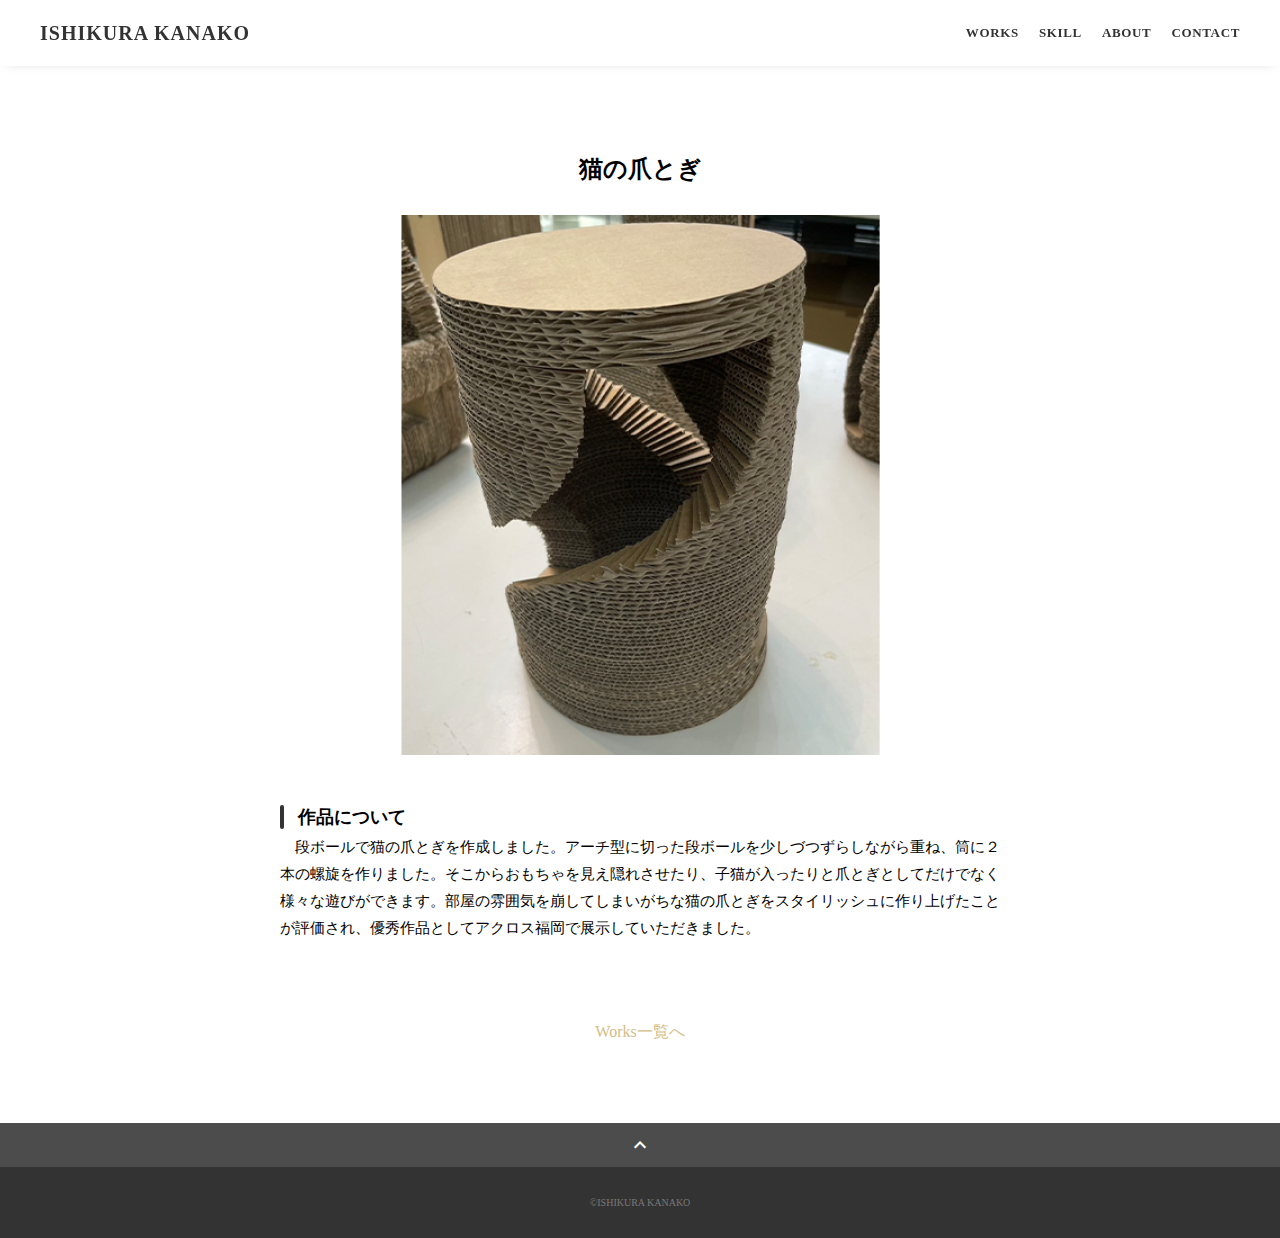
<file: portfolio/works-8.html>
<!DOCTYPE html>
<html>
<head>
  <meta charset="utf-8">
  <meta name="viewport" content="width=device-width, initial-scale=1.0, maximum-scale=1.0, minimum-scale=1.0">
  <title>ポートフォリオ</title>
  <link rel="preconnect" href="https://fonts.gstatic.com">
  <link href="https://fonts.googleapis.com/css2?family=Montserrat:wght@400;700&display=swap" rel="stylesheet">
  <link href="https://fonts.googleapis.com/css?family=Material+Icons+Outlined" rel="stylesheet">
  <link href="css/ress.css" media="all" rel="stylesheet" type="text/css" />
  <link href="css/style.css" media="all" rel="stylesheet" type="text/css" />
</head>

<body>
  <div class="wrapper">

    <!-- header -->
    <header class="header ">
      <div class="container">
        <h1 class="header-logo">
          <a href="index.html">ISHIKURA KANAKO</a>
        </h1>
        <nav class="gnav">
          <ul class="gnav-list">
            <li class="gnav-item"><a href="index.html#works">WORKS</a></li>
            <li class="gnav-item"><a href="index.html#skill">SKILL</a></li>
            <li class="gnav-item"><a href="index.html#about">ABOUT</a></li>
            <li class="gnav-item"><a href="index.html#contact">CONTACT</a></li>
          </ul>
        </nav>
      </div>
    </header>
    <!-- /header -->

    <main class="content">

      <article class="article">
        <div class="article-container">
          <h2 class="article-title">猫の爪とぎ</h2>
          <div class="article-body">
            <p>
              <img src="img/works-detail/tumetogi.png" alt="tumetogi">
            </p>
            <h3>作品について</h3>
            <p>
             　段ボールで猫の爪とぎを作成しました。アーチ型に切った段ボールを少しづつずらしながら重ね、筒に２本の螺旋を作りました。そこからおもちゃを見え隠れさせたり、子猫が入ったりと爪とぎとしてだけでなく様々な遊びができます。部屋の雰囲気を崩してしまいがちな猫の爪とぎをスタイリッシュに作り上げたことが評価され、優秀作品としてアクロス福岡で展示していただきました。
            </p>
          </div>
          <div class="home-link">
            <a href="index.html#works">Works一覧へ</a>
          </div>
        </div>
      </article>

      <div class="page-top" id="js-page-top">
        <span class="material-icons-outlined">expand_less</span>
      </div>
    </main>

    <!-- footer -->
    <footer class="footer">
      <div class="copyright">&copy;ISHIKURA KANAKO</div>
    </footer>
    <!-- /footer -->

  </div>
  <script src="https://ajax.googleapis.com/ajax/libs/jquery/3.6.0/jquery.min.js"></script>
  <script type='text/javascript' src="js/script.js"></script>
</body>
</html>
</file>
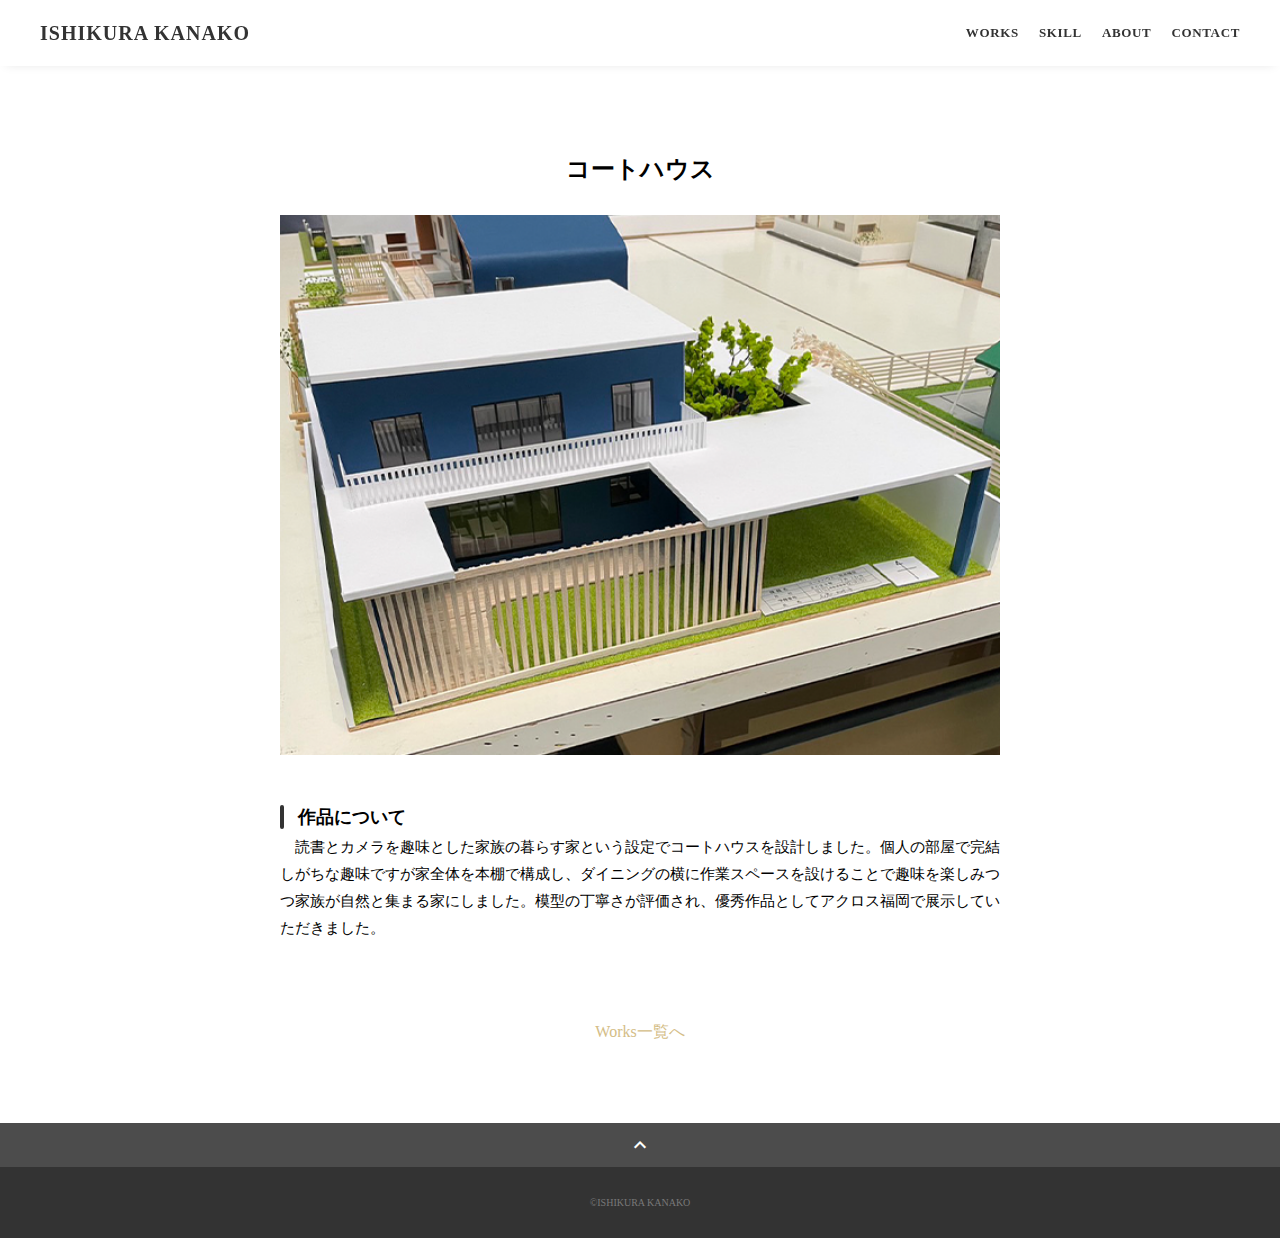
<file: portfolio/works-9.html>
<!DOCTYPE html>
<html>
<head>
  <meta charset="utf-8">
  <meta name="viewport" content="width=device-width, initial-scale=1.0, maximum-scale=1.0, minimum-scale=1.0">
  <title>ポートフォリオ</title>
  <link rel="preconnect" href="https://fonts.gstatic.com">
  <link href="https://fonts.googleapis.com/css2?family=Montserrat:wght@400;700&display=swap" rel="stylesheet">
  <link href="https://fonts.googleapis.com/css?family=Material+Icons+Outlined" rel="stylesheet">
  <link href="css/ress.css" media="all" rel="stylesheet" type="text/css" />
  <link href="css/style.css" media="all" rel="stylesheet" type="text/css" />
</head>

<body>
  <div class="wrapper">

    <!-- header -->
    <header class="header ">
      <div class="container">
        <h1 class="header-logo">
          <a href="index.html">ISHIKURA KANAKO</a>
        </h1>
        <nav class="gnav">
          <ul class="gnav-list">
            <li class="gnav-item"><a href="index.html#works">WORKS</a></li>
            <li class="gnav-item"><a href="index.html#skill">SKILL</a></li>
            <li class="gnav-item"><a href="index.html#about">ABOUT</a></li>
            <li class="gnav-item"><a href="index.html#contact">CONTACT</a></li>
          </ul>
        </nav>
      </div>
    </header>
    <!-- /header -->

    <main class="content">

      <article class="article">
        <div class="article-container">
          <h2 class="article-title">コートハウス</h2>
          <div class="article-body">
            <p>
              <img src="img/works-detail/house.png" alt="house">
            </p>
            <h3>作品について</h3>
            <p>
             　読書とカメラを趣味とした家族の暮らす家という設定でコートハウスを設計しました。個人の部屋で完結しがちな趣味ですが家全体を本棚で構成し、ダイニングの横に作業スペースを設けることで趣味を楽しみつつ家族が自然と集まる家にしました。模型の丁寧さが評価され、優秀作品としてアクロス福岡で展示していただきました。
            </p>
          </div>
          <div class="home-link">
            <a href="index.html#works">Works一覧へ</a>
          </div>
        </div>
      </article>

      <div class="page-top" id="js-page-top">
        <span class="material-icons-outlined">expand_less</span>
      </div>
    </main>

    <!-- footer -->
    <footer class="footer">
      <div class="copyright">&copy;ISHIKURA KANAKO</div>
    </footer>
    <!-- /footer -->

  </div>
  <script src="https://ajax.googleapis.com/ajax/libs/jquery/3.6.0/jquery.min.js"></script>
  <script type='text/javascript' src="js/script.js"></script>
</body>
</html>
</file>
<file: portfolio/css/ress.css>
/*!
 * ress.css • v3.0.1
 * MIT License
 * github.com/filipelinhares/ress
 */

/* # =================================================================
   # Global selectors
   # ================================================================= */

html {
  box-sizing: border-box;
  word-break: normal;
  -moz-tab-size: 4;
  tab-size: 4;

  -webkit-text-size-adjust: 100%; /* Prevent adjustments of font size after orientation changes in iOS */
}

*,
::before,
::after {
  box-sizing: inherit;
  background-repeat: no-repeat; /* Set `background-repeat: no-repeat` to all elements and pseudo elements */
}

::before,
::after {
  vertical-align: inherit;
  text-decoration: inherit; /* Inherit text-decoration and vertical align to ::before and ::after pseudo elements */
}

* {
  margin: 0;
  padding: 0; /* Reset `padding` and `margin` of all elements */
}

/* # =================================================================
   # General elements
   # ================================================================= */

hr {
  overflow: visible; /* Show the overflow in Edge and IE */
  height: 0; /* Add the correct box sizing in Firefox */
}

details,
main {
  display: block; /* Render the `main` element consistently in IE. */
}

summary {
  display: list-item; /* Add the correct display in all browsers */
}

small {
  font-size: 80%; /* Set font-size to 80% in `small` elements */
}

[hidden] {
  display: none; /* Add the correct display in IE */
}

abbr[title] {
  /* Add the correct text decoration in Chrome, Edge, IE, Opera, and Safari */
  text-decoration: underline;
  text-decoration: underline dotted;
  border-bottom: none; /* Remove the bottom border in Chrome 57 */
}

a {
  background-color: transparent; /* Remove the gray background on active links in IE 10 */
}

a:active,
a:hover {
  outline-width: 0; /* Remove the outline when hovering in all browsers */
}

code,
kbd,
pre,
samp {
  font-family: monospace, monospace; /* Specify the font family of code elements */
}

pre {
  font-size: 1em; /* Correct the odd `em` font sizing in all browsers */
}

b,
strong {
  font-weight: bolder; /* Add the correct font weight in Chrome, Edge, and Safari */
}

/* https://gist.github.com/unruthless/413930 */
sub,
sup {
  position: relative;
  font-size: 75%;
  line-height: 0;
  vertical-align: baseline;
}

sub {
  bottom: -.25em;
}

sup {
  top: -.5em;
}

/* # =================================================================
   # Forms
   # ================================================================= */

input {
  border-radius: 0;
}

/* Replace pointer cursor in disabled elements */
[disabled] {
  cursor: default;
}

[type="number"]::-webkit-container-spin-button,
[type="number"]::-webkit-outer-spin-button {
  height: auto; /* Correct the cursor style of increment and decrement buttons in Chrome */
}

[type="search"] {
  outline-offset: -2px; /* Correct the outline style in Safari */

  -webkit-appearance: textfield; /* Correct the odd appearance in Chrome and Safari */
}

[type="search"]::-webkit-search-decoration {
  -webkit-appearance: none; /* Remove the container padding in Chrome and Safari on macOS */
}

textarea {
  overflow: auto; /* Internet Explorer 11+ */
  resize: vertical; /* Specify textarea resizability */
}

button,
input,
optgroup,
select,
textarea {
  font: inherit; /* Specify font inheritance of form elements */
}

optgroup {
  font-weight: bold; /* Restore the font weight unset by the previous rule */
}

button {
  overflow: visible; /* Address `overflow` set to `hidden` in IE 8/9/10/11 */
}

button,
select {
  text-transform: none; /* Firefox 40+, Internet Explorer 11- */
}

/* Apply cursor pointer to button elements */
button,
[type="button"],
[type="reset"],
[type="submit"],
[role="button"] {
  cursor: pointer;
  color: inherit;
}

/* Remove container padding and border in Firefox 4+ */
button::-moz-focus-container,
[type="button"]::-moz-focus-container,
[type="reset"]::-moz-focus-container,
[type="submit"]::-moz-focus-container {
  padding: 0;
  border-style: none;
}

/* Replace focus style removed in the border reset above */
button:-moz-focusring,
[type="button"]::-moz-focus-container,
[type="reset"]::-moz-focus-container,
[type="submit"]::-moz-focus-container {
  outline: 1px dotted ButtonText;
}

button,
html [type="button"],
/* Prevent a WebKit bug where (2) destroys native `audio` and `video`controls in Android 4 */
[type="reset"],
[type="submit"] {
  -webkit-appearance: button; /* Correct the inability to style clickable types in iOS */
}

/* Remove the default button styling in all browsers */
button,
input,
select,
textarea {
  border-style: none;
  background-color: transparent;
}

/* Style select like a standard input */
select {
  -webkit-appearance: none; /* Chrome 41+ */
  -moz-appearance: none; /* Firefox 36+ */
}

select::-ms-expand {
  display: none; /* Internet Explorer 11+ */
}

select::-ms-value {
  color: currentColor; /* Internet Explorer 11+ */
}

legend {
  display: table; /* Correct the text wrapping in Edge and IE */
  max-width: 100%; /* Correct the text wrapping in Edge and IE */
  max-width: 100%; /* Correct the text wrapping in Edge 18- and IE */
  white-space: normal; /* Correct the text wrapping in Edge and IE */
  color: inherit; /* Correct the color inheritance from `fieldset` elements in IE */
  border: 0; /* Correct `color` not being inherited in IE 8/9/10/11 */
}

::-webkit-file-upload-button {
  font: inherit; /* Change font properties to `inherit` in Chrome and Safari */
  color: inherit;
  /* Correct the inability to style clickable types in iOS and Safari */

  -webkit-appearance: button;
}

/* # =================================================================
   # Specify media element style
   # ================================================================= */

img {
  border-style: none; /* Remove border when inside `a` element in IE 8/9/10 */
}

/* Add the correct vertical alignment in Chrome, Firefox, and Opera */
progress {
  vertical-align: baseline;
}

/* # =================================================================
   # Accessibility
   # ================================================================= */

/* Hide content from screens but not screenreaders */
@media screen {
  [hidden~="screen"] {
    display: inherit;
  }
  [hidden~="screen"]:not(:active):not(:focus):not(:target) {
    position: absolute !important;
    clip: rect(0 0 0 0) !important;
  }
}

/* Specify the progress cursor of updating elements */
[aria-busy="true"] {
  cursor: progress;
}

/* Specify the pointer cursor of trigger elements */
[aria-controls] {
  cursor: pointer;
}

/* Specify the unstyled cursor of disabled, not-editable, or otherwise inoperable elements */
[aria-disabled] {
  cursor: default;
}
</file>
<file: portfolio/css/style.css>
body {
    font-family: serif;
    font-weight: 400;
    font-style: normal;
}

a {
  transition: opacity .3s;
  text-decoration: none;
  color: #D4BD86;
}

img {
  max-width: 100%;
  height: auto;
  vertical-align: bottom;
  border-style: none;
}



.pc-only {
  display: block;
}

.sp-only {
  display: none;
}

/*--------------------------------
 レイアウト
---------------------------------*/
.wrapper {
  padding-top: 73px;
}

.section {
  padding: 90px 0;
}

.section:nth-of-type(n+1) {
  background-color: #bacaed;
}

.container {
  max-width: 1340px;
  margin: 0 auto;
  padding: 0 40px;
}

/*--------------------------------
 見出し
---------------------------------*/
.title {
  font-size: 34px;
  font-weight: bold;
  line-height: 1;
  margin-bottom: 40px;
  text-align: center;
  letter-spacing: .05em;
  color: #333;
}

.lead {
  font-size: 16px;
  line-height: 1.8;
  margin-bottom: 30px;
}

/*--------------------------------
ヘッダー
---------------------------------*/
.header {
  position: fixed;
  top: 0;
  z-index: 1;
  width: 100%;
  background-color: #fff;
  box-shadow: 0 5px 10px -6px rgba(0,0,0,.1);
}

.header .container {
  display: flex;
  align-items: center;
  justify-content: space-between;
  padding: 20px 40px;
}

.header-logo {
  font-size: 20px;
  font-weight: bold;
  line-height: 1.2;
  margin-right: 20px;
  letter-spacing: .05em;
}

.header-logo a {
  color: #333;
}

.gnav-list {
  display: flex;
  justify-content: space-between;
  list-style: none;
}

.gnav-item:not(:last-child) {
  margin-right: 20px;
}

.gnav-item a {
  position: relative;
  font-size: 13px;
  font-weight: bold;
  display: inline-block;
  padding: 5px 0;
  transition: .3s;
  letter-spacing: .05em;
  color: #333;
}
.gnav-item a:after {
  position: absolute;
  bottom: 0;
  left: 50%;
  width: 0;
  height: 1px;
  content: "";
  transition: .3s;
  -webkit-transform: translateX(-50%);
  transform: translateX(-50%);
  background-color: #D4BD86;
}

.gnav-item a:hover:after {
  width: 100%;
}

/*--------------------------------
 メインビジュアル
---------------------------------*/
.mv {
  display: flex;
  align-items: center;
  justify-content: center;
  height: auto;
  text-align: center;
  background-color: #e8e8e8;
}

.mv-container {
  position: relative;
  padding: 0 20px;
}

.mv-container img {
  width: 100%;
  height: auto;
}

/*--------------------------------
 Works
---------------------------------*/
.works-list {
  display: flex;
  flex-wrap: wrap;
  margin-bottom: -40px;
}

.works-item {
  width: 31.74603%;
  margin-right: 1.58730%;
  margin-bottom: 40px;
  color: #333;
}

.works-item:hover {
  opacity: .9;
}

.works-item:nth-of-type(3n) {
  margin-right: 0;
}

.works-img img {
  border: 1px solid #e6e6e6;
}

.works-name {
  font-size: 12px;
  font-weight: bold;
  margin-top: 8px;
}

.works-info {
  font-size: 10px;
  margin-top: 5px;
}





/*--------------------------------
 Skill
---------------------------------*/
.skill-list {
  display: flex;
  flex-wrap: wrap;
  justify-content: space-between;
  margin-bottom: -50px;
}

.skill-item {
  width:20%;
  text-align: center;
  margin-bottom: 50px;
}

.skill-img {
  width: 60px;
  height: auto;
  margin: 0 auto;
}

.skill-body {
  flex: 1;
}

.skill-name {
  margin-bottom: 10px;
}

.skill-text {
  font-size: 14px;
  line-height: 1.8;
}

/*--------------------------------
 About
---------------------------------*/
.profile {
  display: flex;
  flex-wrap: wrap;
  margin: 0 auto;
}
.profile-img {
  width: 12%;
  margin-right: 30px;
  border-radius: 50%;
}

.profile-img img {
  border-radius: 50%;
}



.profile-body {
  flex: 1;
}

.profile-body p {
  margin-top: 18px;
  font-size: 15px;
  line-height: 1.8;
}
/*--------------------------------
 Contact
---------------------------------*/
.contact {
  text-align: center;
}

.contact-item:not(:last-child) {
  margin-right: 1000px;
}

.contact-text {
  margin-top: 10px;
}

.contact-list{
  display: flex;
  justify-content: center;
  align-items: center;
  gap: 20px;
}

.contact-list img{
  width: 32px;
}

.contact-list a{
  display: flex;
  justify-content: center;
  align-items: center;
  flex-grow: 1;
  color: #000;

  gap: 10px;
}
/*--------------------------------
 ページトップ
---------------------------------*/
.page-top {
  font-weight: bold;
  padding: 10px;
  cursor: pointer;
  text-align: center;
  background-color: #4c4c4c;
}

.page-top .material-icons-outlined {
  vertical-align: bottom;
  color: #fff;
}

/*--------------------------------
 フッター
---------------------------------*/
.footer {
  padding: 30px;
  background-color: #333;
}

.copyright {
  font-size: 10px;
  text-align: center;
  color: #797979;
}

/*--------------------------------
 下層：Worksページ
---------------------------------*/
.article {
  padding: 80px 0;
}

.article-container {
  max-width: 1040px;
  margin: 0 auto;
  padding: 0 20px;
}

.article-title {
  margin-bottom: 30px;
  text-align: center;
}

.article-body {
  max-width: 720px;
  margin: 0 auto;
  margin-bottom: 80px;
}

.article-body h3 {
  position: relative;
  font-size: 18px;
  margin-bottom: 5px;
  padding-left: 1em;
}

.article-body img {
  width: 100%;
  height: auto;
}

.article-body h3:not(:first-child) {
  margin-top: 50px;
}

.article-body h3::before {
  position: absolute;
  top: 0;
  left: 0;
  width: 4px;
  height: 100%;
  content: "";
  border-radius: 3px;
  background-color: #333;
}

.article-body p {
  font-size: 15px;
  line-height: 1.8;
  margin-bottom: 30px;
}

.home-link {
  text-align: center;
}

/*media Queries 767
----------------------------------------------------*/
@media screen and (max-width: 767px) {
  body {
    font-size: 14px;
  }

  .pc-only {
    display: none;
  }

  .sp-only {
    display: block;
  }

  /* 見出し */
  .title {
    font-size: 26px;
    margin-bottom: 20px;
  }

  .lead {
    font-size: 14px;
    line-height: 1.7;
    margin-bottom: 20px;
  }

  /* レイアウト */
  .wrapper {
    padding-top: 57px;
  }

  .section {
    padding: 60px 0;
  }

  .container {
    padding: 0 20px;
  }

  /* ヘッダー */
  .header .container {
    padding: 15px;
  }

  .header-logo {
    font-size: 15px;
    margin-right: 15px;
  }

  .gnav-item:not(:last-child) {
    margin-right: 10px;
  }

  .gnav-item a {
    font-size: 10px;
  }

  .gnav-item a:after {
    display: none;
  }

  /*  メインビジュアル */


  .mv-container {
    padding: 0 20px;
  }

  .mv-title {
    font-size: 30px;
  }
  .mv-subtitle {
    font-size: 16px;
    margin-bottom: 20px;
  }

  .mv-text {
    top: 75%;
    font-size: 14px;
    line-height: 1.7;
  }

  /* Works */
  .works-name {
    font-size: 12px;
  }

  .works-info {
    margin-top: 3px;
  }

  .works-list {
    justify-content: space-between;
  }

  .works-item {
    flex: 0 0 48%;
    margin-right: 0;
    margin-bottom: 30px;
  }

  /* Skill */
  .skill-list {
    margin-bottom: 0;
  }

  .skill-item {
    width: 50%;
    margin-bottom: 35px;
  }

  .skill-item:last-child {
    margin-bottom: 0;
  }

  .skill-name {
    margin-bottom: 5px;
  }

  .skill-text {
    font-size: 13px;
    line-height: 1.7;
  }

   /* About */
   .profile {
    display: block;
  }
  .profile-img {
    width: 150px;
    margin: 0 auto;
    margin-bottom: 25px;
  }

  .profile-body p {
    font-size: 14px;
    line-height: 1.7;
  }

  .profile-body p:not(:last-child) {
    margin-bottom: 20px;
  }


  /* フッター */
  .footer {
    padding: 20px;
  }

  /* 下層ページ */
  .article {
    padding: 50px 0;
  }

  .article-body h3 {
    font-size: 16px;
    padding-left: .8em;
  }

  .article-body h3:not(:first-child) {
    margin-top: 30px;
  }

  .article-body p {
    font-size: 14px;
    line-height: 1.7;
    margin-bottom: 20px;
  }
}
</file>
